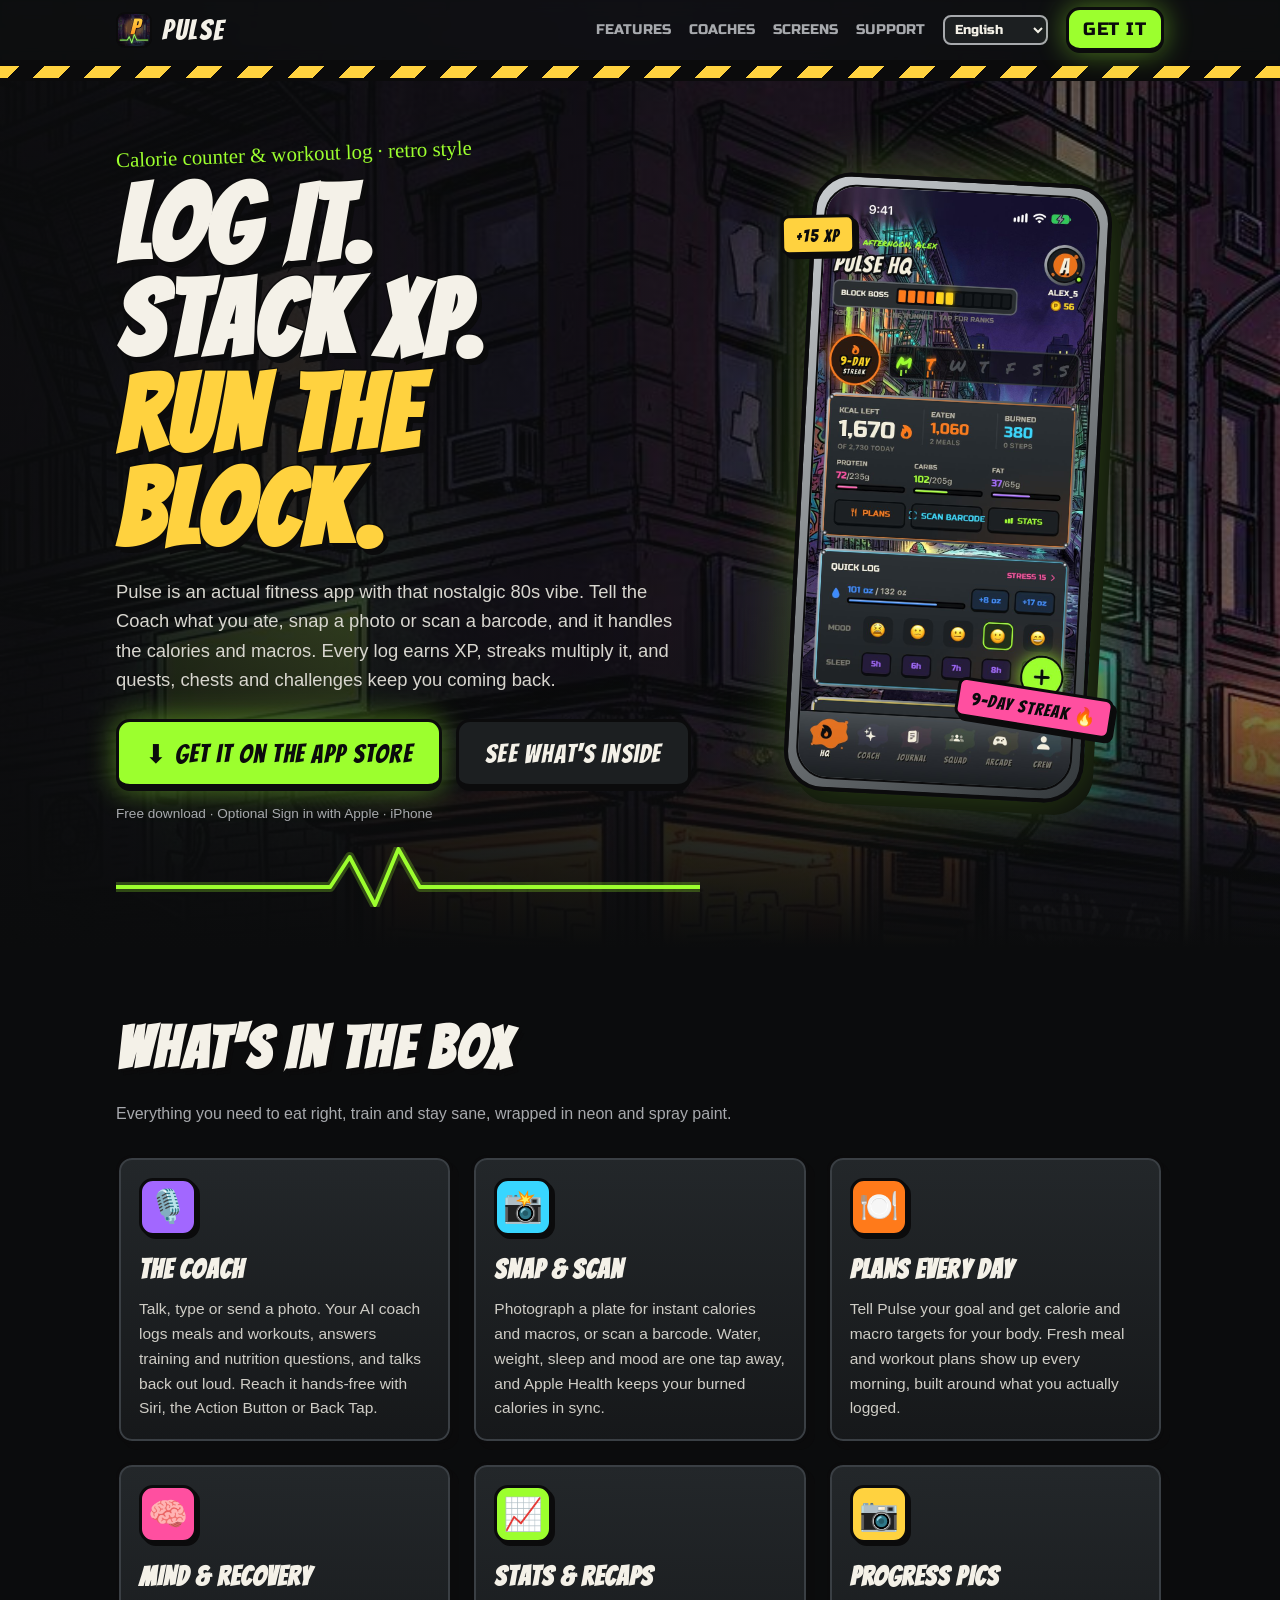
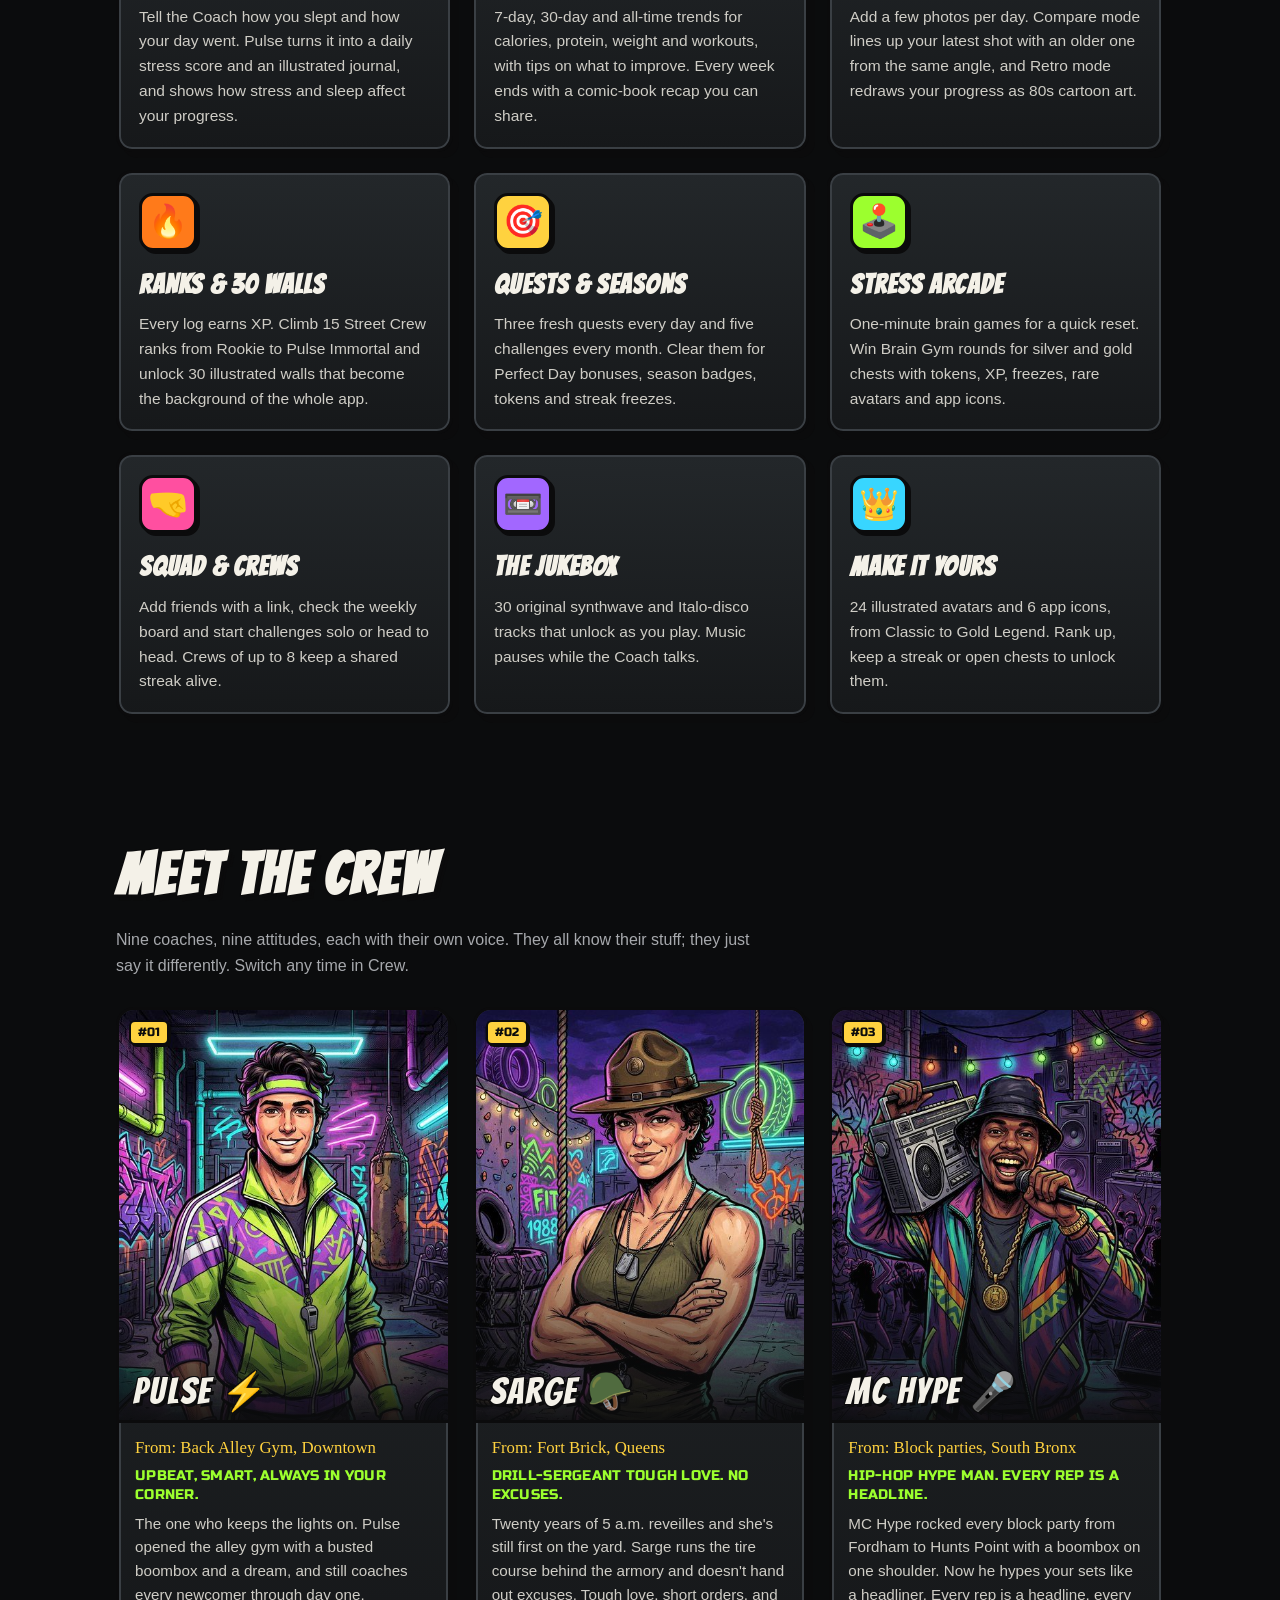
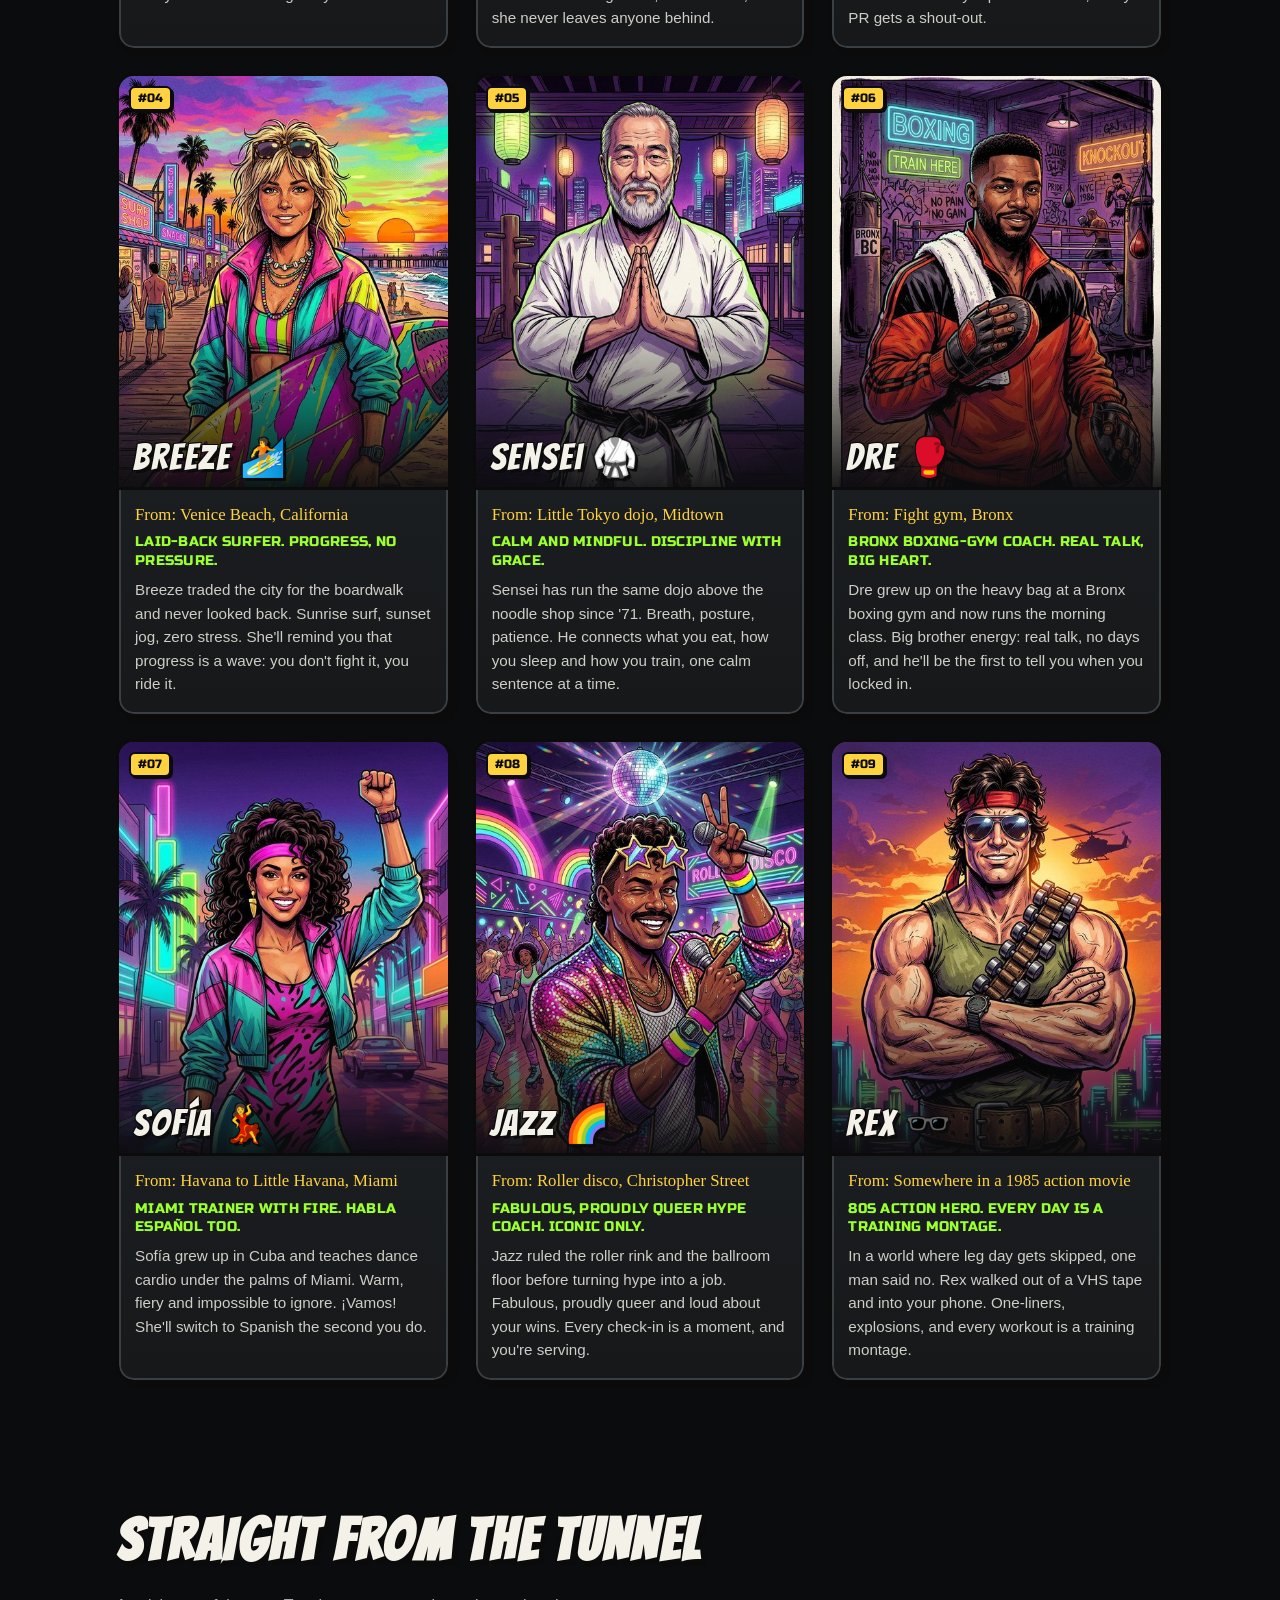
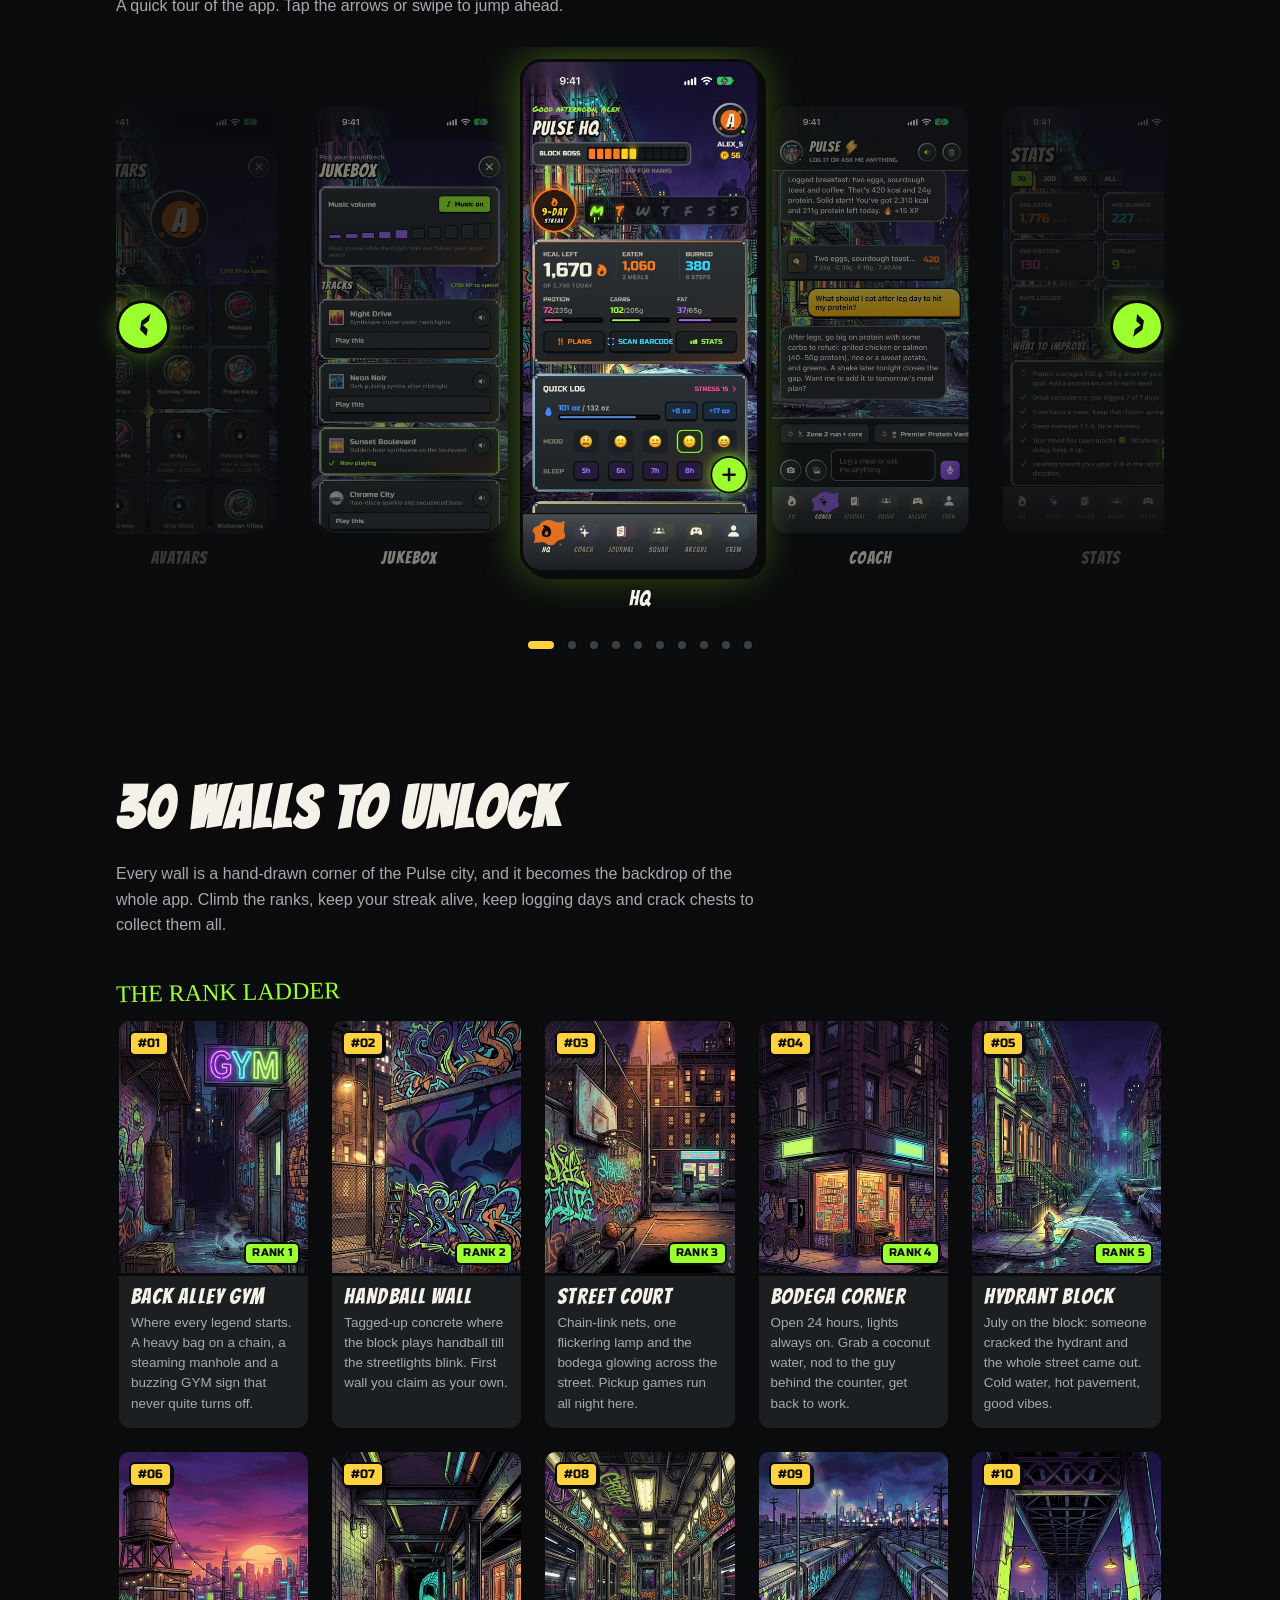
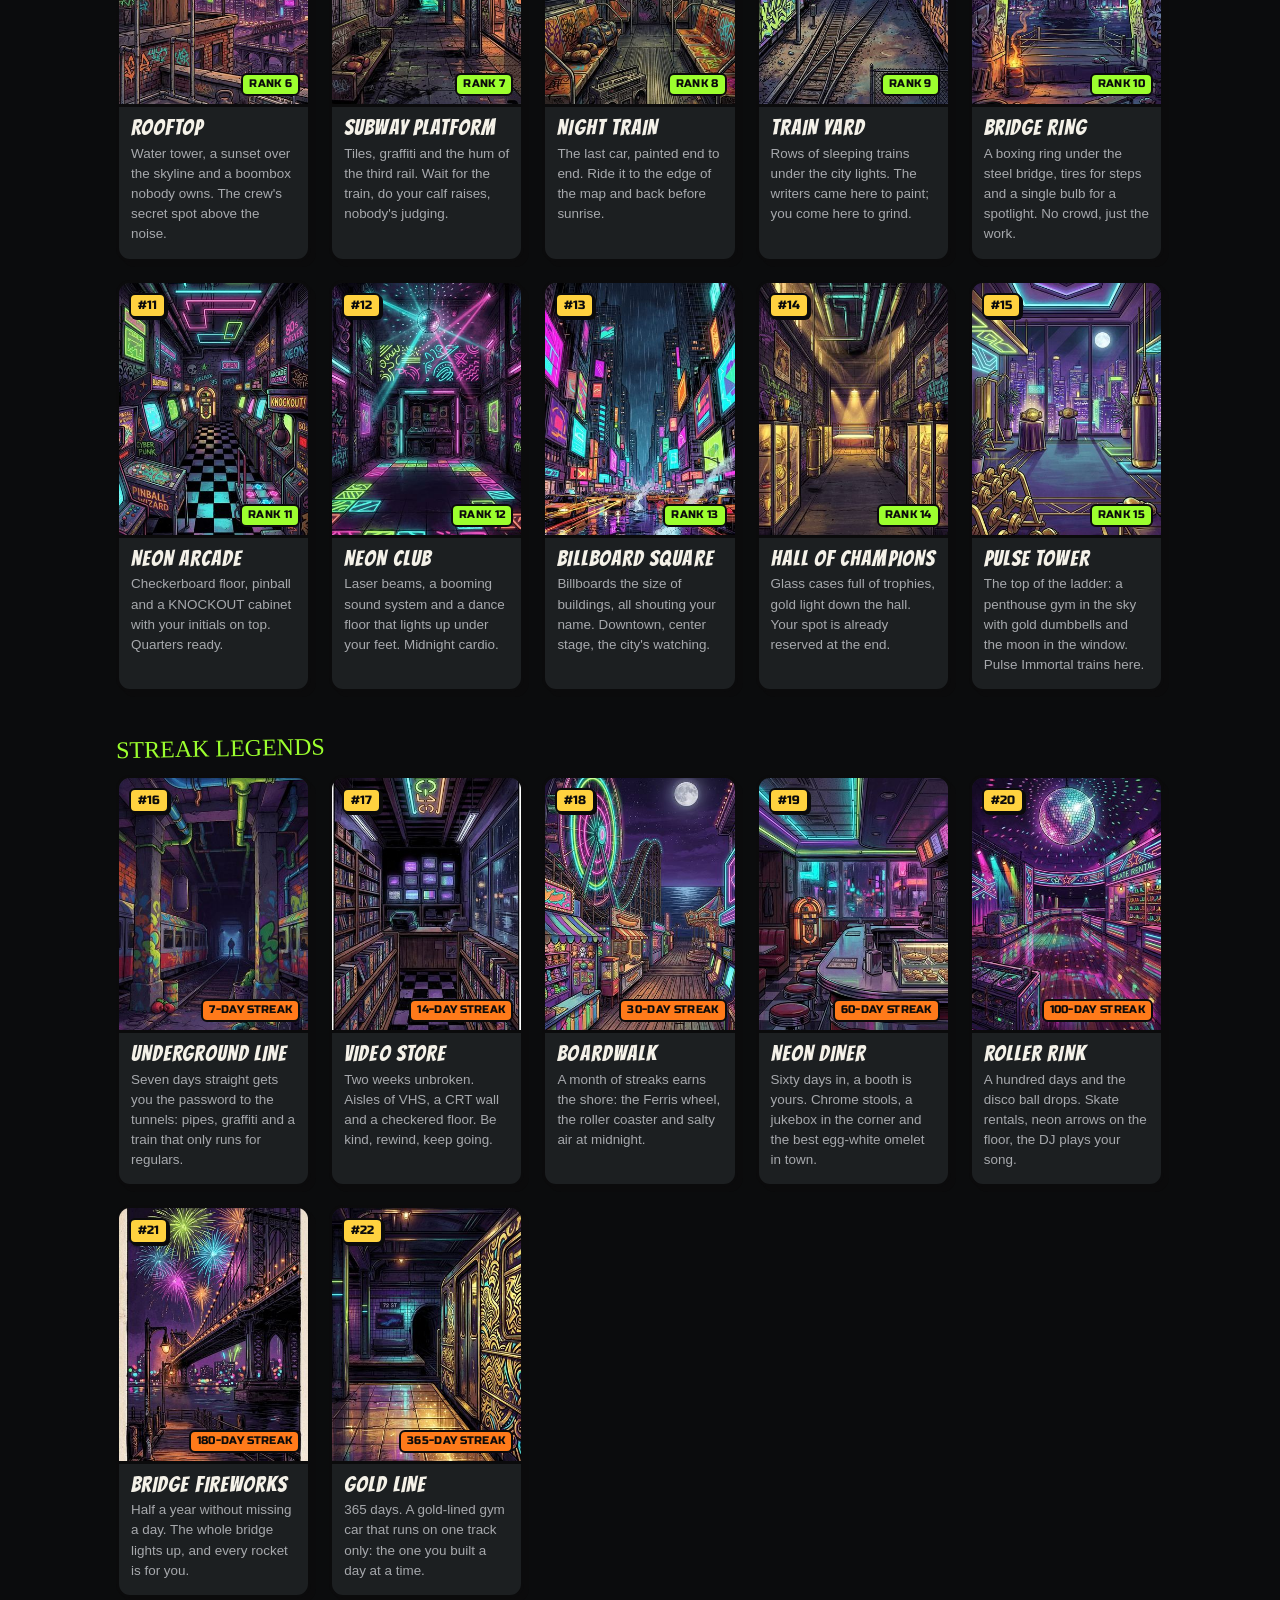
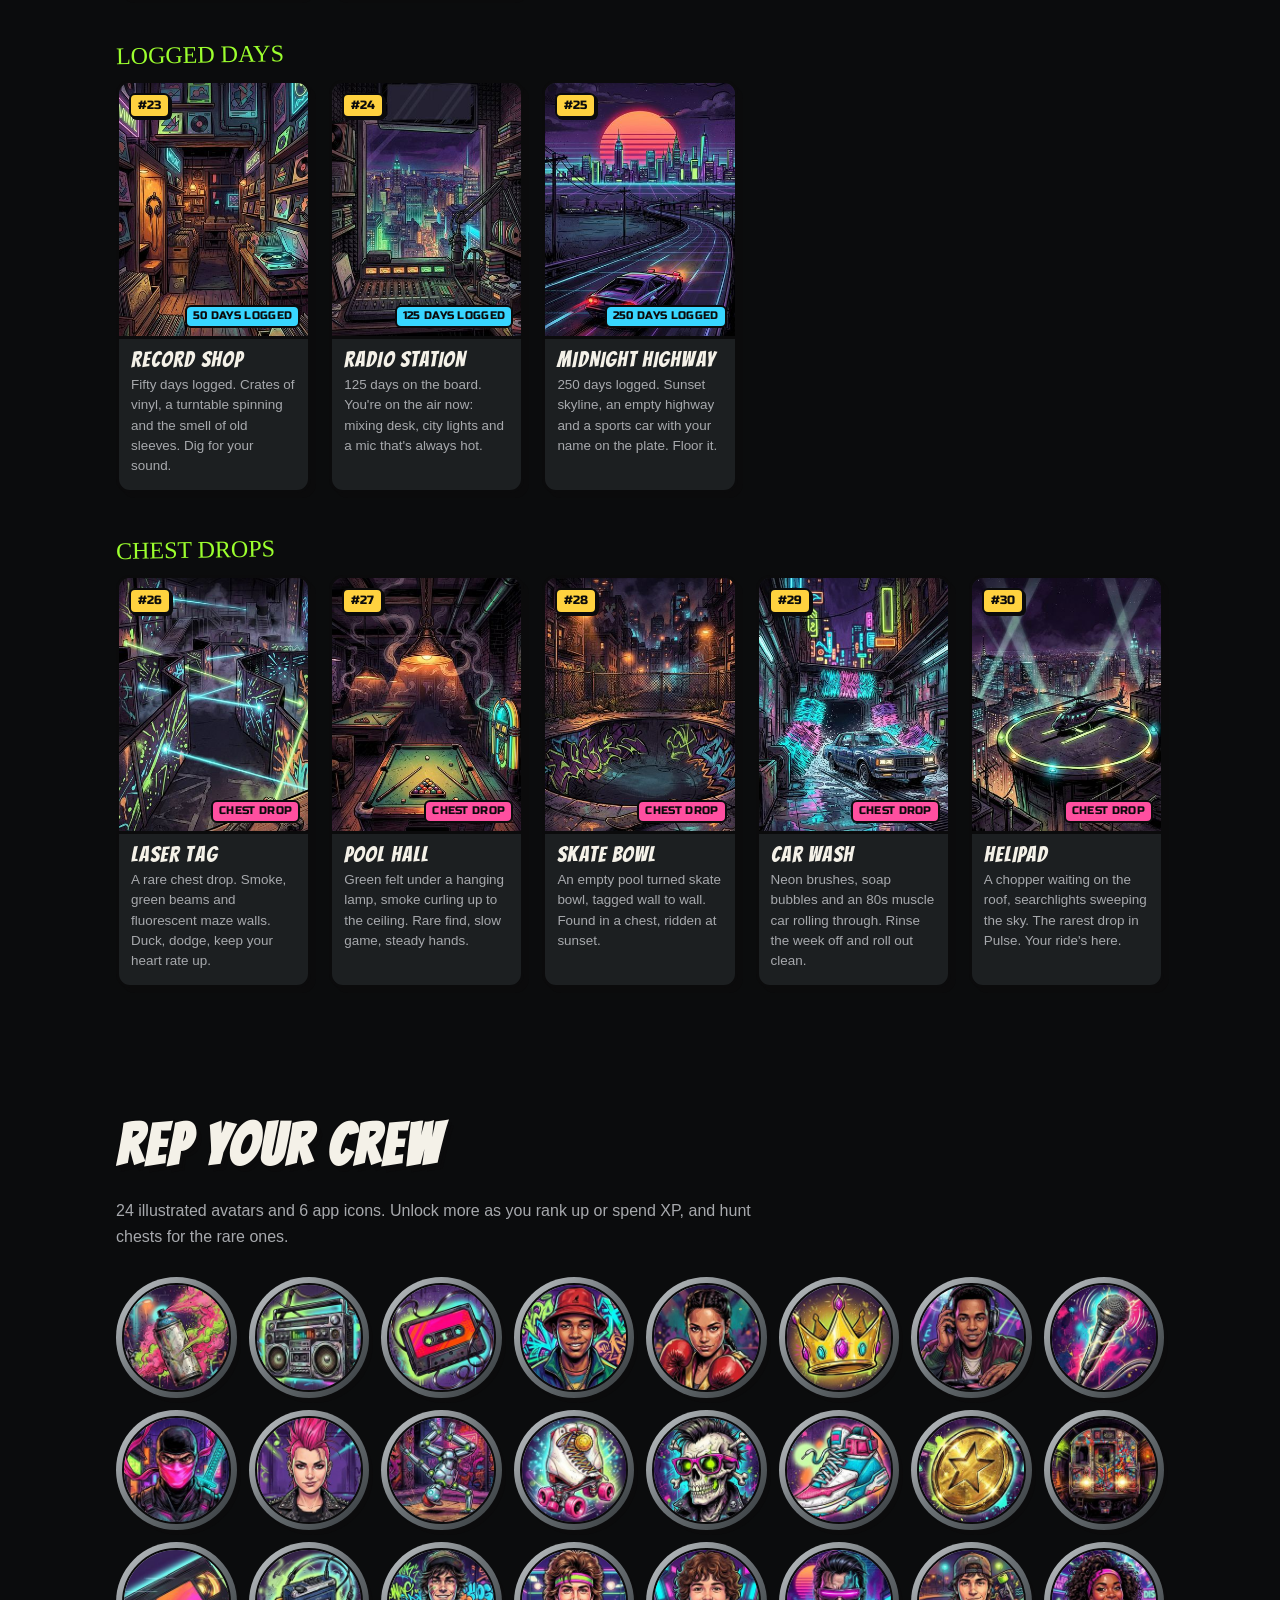
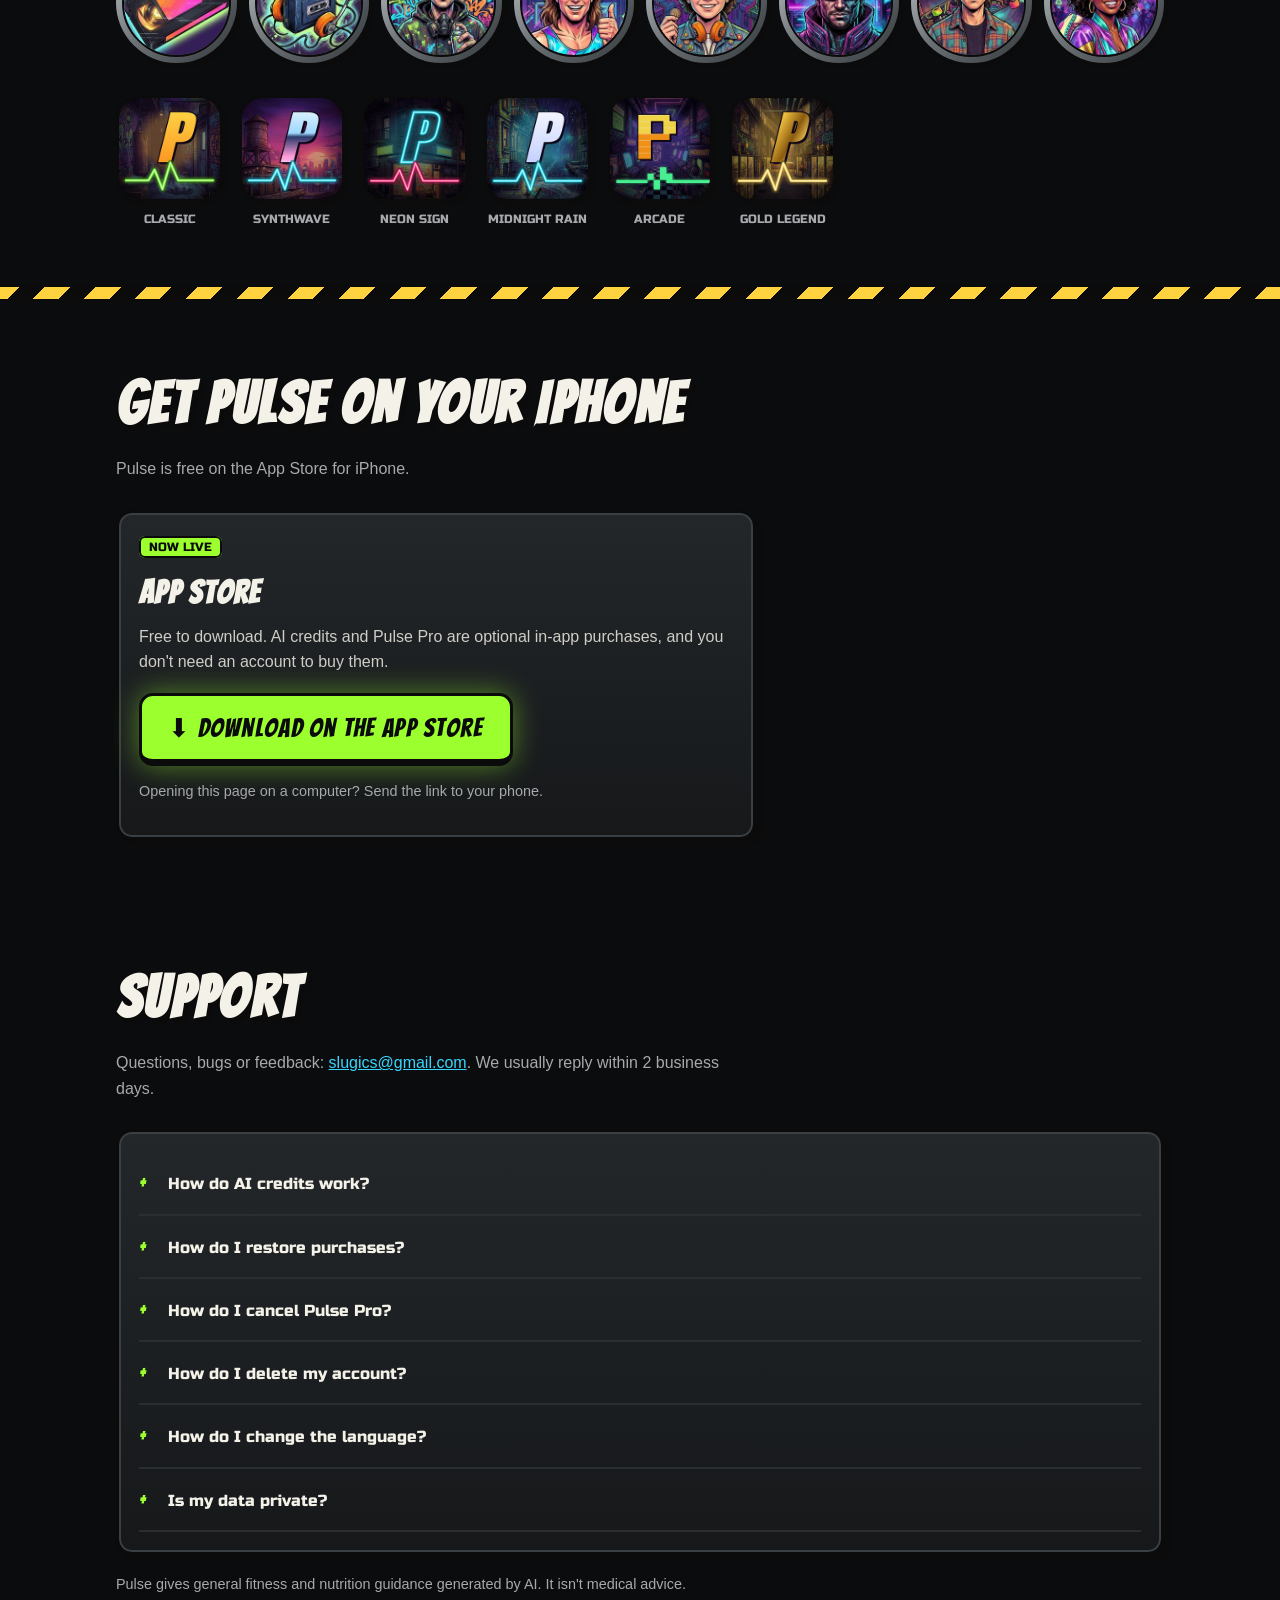
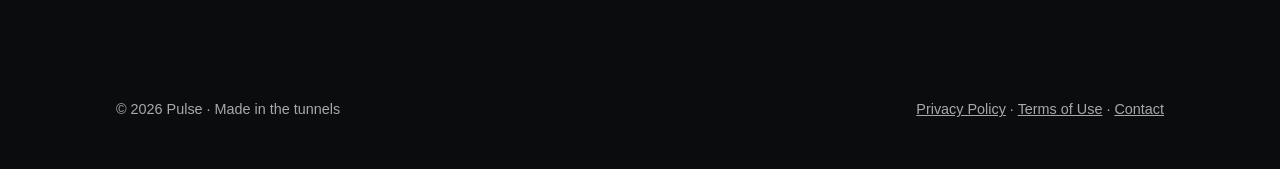
<file: index.html>
<!doctype html>
<html lang="en">
<head>
<meta charset="utf-8">
<meta name="viewport" content="width=device-width, initial-scale=1">
<title data-i18n="meta.title">Pulse: Retro Fitness Tracker</title>
<meta name="description" data-i18n-content="meta.desc" content="Pulse is a retro-style fitness tracker. Log meals, workouts, water and mood by talking, typing or snapping a photo. Count calories and macros, keep your streak, rank up and challenge your crew.">
<meta property="og:title" content="Pulse: Retro Fitness Tracker">
<meta property="og:description" content="Count calories, log workouts, keep your streak. A fitness tracker with an 80s retro style.">
<meta property="og:image" content="https://pulseretro.fit/img/icon.png">
<meta name="apple-itunes-app" content="app-id=6824666479">
<meta name="theme-color" content="#0b0c0d">
<link rel="icon" href="img/icon.png">
<link rel="apple-touch-icon" href="apple-touch-icon.png">
<link rel="preconnect" href="https://fonts.googleapis.com">
<link rel="preconnect" href="https://fonts.gstatic.com" crossorigin>
<link href="https://fonts.googleapis.com/css2?family=Bangers&family=Permanent+Marker&family=Russo+One&display=swap" rel="stylesheet">
<link rel="stylesheet" href="style.css?v=7">
<script src="analytics.js" defer></script></head>
<body>

<header class="top">
  <div class="wrap">
    <a class="brand" href="#"><img src="img/icon.png" alt=""><span>PULSE</span></a>
    <nav>
      <a href="#features" data-i18n="nav.features">Features</a>
      <a href="#coaches" data-i18n="nav.coaches">Coaches</a>
      <a href="#screens" data-i18n="nav.screens">Screens</a>
      <a href="#support" data-i18n="nav.support">Support</a>
      <select class="lang" aria-label="Language"></select>
      <a class="btn" href="https://apps.apple.com/app/id6824666479" data-i18n="nav.getIt">Get it</a>
    </nav>
  </div>
</header>

<div class="hazard"></div>

<section class="hero">
  <div class="hero-bg" aria-hidden="true"></div>
  <div class="wrap">
    <div>
      <span class="kicker" data-i18n="hero.kicker">Calorie counter &amp; workout log · retro style</span>
      <h1 class="outline" data-i18n-html="hero.title">LOG IT.<br>STACK XP.<br><span class="drip">RUN THE BLOCK.</span></h1>
      <p class="lead" data-i18n="hero.lead2">Pulse is an actual fitness app with that nostalgic 80s vibe. Tell the Coach what you ate, snap a photo or scan a barcode, and it handles the calories and macros. Every log earns XP, streaks multiply it, and quests, chests and challenges keep you coming back.</p>
      <div class="ctas">
        <a class="btn" href="https://apps.apple.com/app/id6824666479" data-i18n="hero.appStore">⬇ Get it on the App Store</a>
        <a class="btn ghost" href="#features" data-i18n="hero.see">See what's inside</a>
      </div>
      <p class="note" data-i18n="hero.note3">Free download · Optional Sign in with Apple · iPhone</p>
    </div>
    <div class="phone">
      <img src="img/shots/hq.jpg" alt="Pulse HQ screen: calories left, macros, a 9-day streak and the Block Boss rank" width="780" height="1696">
      <span class="sticker">+15 XP</span>
      <span class="sticker b" data-i18n="hero.streak9">9-DAY STREAK 🔥</span>
    </div>
  </div>
  <div class="wrap">
    <svg class="pulse-line" viewBox="0 0 600 60" preserveAspectRatio="none" aria-hidden="true">
      <path d="M0 40H220l20-30 26 48 24-56 22 38H600" fill="none" stroke="#9cff2e" stroke-width="10" stroke-linejoin="round" opacity="0.25"/>
      <path d="M0 40H220l20-30 26 48 24-56 22 38H600" fill="none" stroke="#9cff2e" stroke-width="4" stroke-linejoin="round"/>
    </svg>
  </div>
</section>

<section id="features">
  <div class="wrap">
    <h2 class="section-title outline" data-i18n="features.title">WHAT'S IN THE BOX</h2>
    <p class="section-sub" data-i18n="features.sub">Everything you need to eat right, train and stay sane, wrapped in neon and spray paint.</p>
    <div class="features">
      <div class="panel feature">
        <div class="icon" style="background:var(--violet)">🎙️</div>
        <h3 data-i18n="g1.t">THE COACH</h3>
        <p data-i18n="g1.p">Talk, type or send a photo. Your AI coach logs meals and workouts, answers training and nutrition questions, and talks back out loud. Reach it hands-free with Siri, the Action Button or Back Tap.</p>
      </div>
      <div class="panel feature">
        <div class="icon" style="background:var(--cyan)">📸</div>
        <h3 data-i18n="g2.t">SNAP &amp; SCAN</h3>
        <p data-i18n="g2.p">Photograph a plate for instant calories and macros, or scan a barcode. Water, weight, sleep and mood are one tap away, and Apple Health keeps your burned calories in sync.</p>
      </div>
      <div class="panel feature">
        <div class="icon" style="background:var(--orange)">🍽️</div>
        <h3 data-i18n="g3.t">PLANS EVERY DAY</h3>
        <p data-i18n="g3.p">Tell Pulse your goal and get calorie and macro targets for your body. Fresh meal and workout plans show up every morning, built around what you actually logged.</p>
      </div>
      <div class="panel feature">
        <div class="icon" style="background:var(--pink)">🧠</div>
        <h3 data-i18n="g4.t">MIND &amp; RECOVERY</h3>
        <p data-i18n="g4.p">Tell the Coach how you slept and how your day went. Pulse turns it into a daily stress score and an illustrated journal, and shows how stress and sleep affect your progress.</p>
      </div>
      <div class="panel feature">
        <div class="icon" style="background:var(--lime)">📈</div>
        <h3 data-i18n="g5.t">STATS &amp; RECAPS</h3>
        <p data-i18n="g5.p">7-day, 30-day and all-time trends for calories, protein, weight and workouts, with tips on what to improve. Every week ends with a comic-book recap you can share.</p>
      </div>
      <div class="panel feature">
        <div class="icon" style="background:var(--yellow)">📷</div>
        <h3 data-i18n="g6.t">PROGRESS PICS</h3>
        <p data-i18n="g6.p">Add a few photos per day. Compare mode lines up your latest shot with an older one from the same angle, and Retro mode redraws your progress as 80s cartoon art.</p>
      </div>
      <div class="panel feature">
        <div class="icon" style="background:var(--orange)">🔥</div>
        <h3 data-i18n="g7.t">RANKS &amp; 30 WALLS</h3>
        <p data-i18n="g7.p">Every log earns XP. Climb 15 Street Crew ranks from Rookie to Pulse Immortal and unlock 30 illustrated walls that become the background of the whole app.</p>
      </div>
      <div class="panel feature">
        <div class="icon" style="background:var(--yellow)">🎯</div>
        <h3 data-i18n="g8.t">QUESTS &amp; SEASONS</h3>
        <p data-i18n="g8.p">Three fresh quests every day and five challenges every month. Clear them for Perfect Day bonuses, season badges, tokens and streak freezes.</p>
      </div>
      <div class="panel feature">
        <div class="icon" style="background:var(--lime)">🕹️</div>
        <h3 data-i18n="g9.t">STRESS ARCADE</h3>
        <p data-i18n="g9.p">One-minute brain games for a quick reset. Win Brain Gym rounds for silver and gold chests with tokens, XP, freezes, rare avatars and app icons.</p>
      </div>
      <div class="panel feature">
        <div class="icon" style="background:var(--pink)">🤜</div>
        <h3 data-i18n="g10.t">SQUAD &amp; CREWS</h3>
        <p data-i18n="g10.p">Add friends with a link, check the weekly board and start challenges solo or head to head. Crews of up to 8 keep a shared streak alive.</p>
      </div>
      <div class="panel feature">
        <div class="icon" style="background:var(--violet)">📼</div>
        <h3 data-i18n="g11.t">THE JUKEBOX</h3>
        <p data-i18n="g11.p">30 original synthwave and Italo-disco tracks that unlock as you play. Music pauses while the Coach talks.</p>
      </div>
      <div class="panel feature">
        <div class="icon" style="background:var(--cyan)">👑</div>
        <h3 data-i18n="g12.t">MAKE IT YOURS</h3>
        <p data-i18n="g12.p">24 illustrated avatars and 6 app icons, from Classic to Gold Legend. Rank up, keep a streak or open chests to unlock them.</p>
      </div>
    </div>
  </div>
</section>

<section id="coaches">
  <div class="wrap">
    <h2 class="section-title outline" data-i18n="coaches.title">MEET THE CREW</h2>
    <p class="section-sub" data-i18n="coaches.sub2">Nine coaches, nine attitudes, each with their own voice. They all know their stuff; they just say it differently. Switch any time in Crew.</p>
    <div class="coaches">
      <article class="coach-card">
        <div class="coach-art"><img src="img/coaches/pulse.jpg" alt="Pulse" loading="lazy" width="480" height="642"><span class="coach-no">#01</span><h3>Pulse <span aria-hidden="true">⚡</span></h3></div>
        <div class="coach-body">
          <p class="coach-from"><span data-i18n="coach.from">From</span>: <span data-i18n="coach.pulse.from">Back Alley Gym, Downtown</span></p>
          <p class="coach-tag" data-i18n="coach.pulse">Upbeat, smart, always in your corner.</p>
          <p class="coach-bio" data-i18n="coach.pulse.bio">The one who keeps the lights on. Pulse opened the alley gym with a busted boombox and a dream, and still coaches every newcomer through day one.</p>
        </div>
      </article>
      <article class="coach-card">
        <div class="coach-art"><img src="img/coaches/sarge.jpg" alt="Sarge" loading="lazy" width="480" height="642"><span class="coach-no">#02</span><h3>Sarge <span aria-hidden="true">🪖</span></h3></div>
        <div class="coach-body">
          <p class="coach-from"><span data-i18n="coach.from">From</span>: <span data-i18n="coach.sarge.from">Fort Brick, Queens</span></p>
          <p class="coach-tag" data-i18n="coach.sarge">Drill-sergeant tough love. No excuses.</p>
          <p class="coach-bio" data-i18n="coach.sarge.bio">Twenty years of 5 a.m. reveilles and she's still first on the yard. Sarge runs the tire course behind the armory and doesn't hand out excuses. Tough love, short orders, and she never leaves anyone behind.</p>
        </div>
      </article>
      <article class="coach-card">
        <div class="coach-art"><img src="img/coaches/hype.jpg" alt="MC Hype" loading="lazy" width="480" height="642"><span class="coach-no">#03</span><h3>MC Hype <span aria-hidden="true">🎤</span></h3></div>
        <div class="coach-body">
          <p class="coach-from"><span data-i18n="coach.from">From</span>: <span data-i18n="coach.hype.from">Block parties, South Bronx</span></p>
          <p class="coach-tag" data-i18n="coach.hype">Hip-hop hype man. Every rep is a headline.</p>
          <p class="coach-bio" data-i18n="coach.hype.bio">MC Hype rocked every block party from Fordham to Hunts Point with a boombox on one shoulder. Now he hypes your sets like a headliner. Every rep is a headline, every PR gets a shout-out.</p>
        </div>
      </article>
      <article class="coach-card">
        <div class="coach-art"><img src="img/coaches/breeze.jpg" alt="Breeze" loading="lazy" width="480" height="642"><span class="coach-no">#04</span><h3>Breeze <span aria-hidden="true">🏄</span></h3></div>
        <div class="coach-body">
          <p class="coach-from"><span data-i18n="coach.from">From</span>: <span data-i18n="coach.breeze.from">Venice Beach, California</span></p>
          <p class="coach-tag" data-i18n="coach.breeze">Laid-back surfer. Progress, no pressure.</p>
          <p class="coach-bio" data-i18n="coach.breeze.bio">Breeze traded the city for the boardwalk and never looked back. Sunrise surf, sunset jog, zero stress. She'll remind you that progress is a wave: you don't fight it, you ride it.</p>
        </div>
      </article>
      <article class="coach-card">
        <div class="coach-art"><img src="img/coaches/sensei.jpg" alt="Sensei" loading="lazy" width="480" height="642"><span class="coach-no">#05</span><h3>Sensei <span aria-hidden="true">🥋</span></h3></div>
        <div class="coach-body">
          <p class="coach-from"><span data-i18n="coach.from">From</span>: <span data-i18n="coach.sensei.from">Little Tokyo dojo, Midtown</span></p>
          <p class="coach-tag" data-i18n="coach.sensei">Calm and mindful. Discipline with grace.</p>
          <p class="coach-bio" data-i18n="coach.sensei.bio">Sensei has run the same dojo above the noodle shop since '71. Breath, posture, patience. He connects what you eat, how you sleep and how you train, one calm sentence at a time.</p>
        </div>
      </article>
      <article class="coach-card">
        <div class="coach-art"><img src="img/coaches/dre.jpg" alt="Dre" loading="lazy" width="480" height="642"><span class="coach-no">#06</span><h3>Dre <span aria-hidden="true">🥊</span></h3></div>
        <div class="coach-body">
          <p class="coach-from"><span data-i18n="coach.from">From</span>: <span data-i18n="coach.dre.from">Fight gym, Bronx</span></p>
          <p class="coach-tag" data-i18n="coach.dre">Bronx boxing-gym coach. Real talk, big heart.</p>
          <p class="coach-bio" data-i18n="coach.dre.bio">Dre grew up on the heavy bag at a Bronx boxing gym and now runs the morning class. Big brother energy: real talk, no days off, and he'll be the first to tell you when you locked in.</p>
        </div>
      </article>
      <article class="coach-card">
        <div class="coach-art"><img src="img/coaches/sofia.jpg" alt="Sofía" loading="lazy" width="480" height="642"><span class="coach-no">#07</span><h3>Sofía <span aria-hidden="true">💃</span></h3></div>
        <div class="coach-body">
          <p class="coach-from"><span data-i18n="coach.from">From</span>: <span data-i18n="coach.sofia.from">Havana to Little Havana, Miami</span></p>
          <p class="coach-tag" data-i18n="coach.sofia">Miami trainer with fire. Habla español too.</p>
          <p class="coach-bio" data-i18n="coach.sofia.bio">Sofía grew up in Cuba and teaches dance cardio under the palms of Miami. Warm, fiery and impossible to ignore. ¡Vamos! She'll switch to Spanish the second you do.</p>
        </div>
      </article>
      <article class="coach-card">
        <div class="coach-art"><img src="img/coaches/jazz.jpg" alt="Jazz" loading="lazy" width="480" height="642"><span class="coach-no">#08</span><h3>Jazz <span aria-hidden="true">🌈</span></h3></div>
        <div class="coach-body">
          <p class="coach-from"><span data-i18n="coach.from">From</span>: <span data-i18n="coach.jazz.from">Roller disco, Christopher Street</span></p>
          <p class="coach-tag" data-i18n="coach.jazz">Fabulous, proudly queer hype coach. Iconic only.</p>
          <p class="coach-bio" data-i18n="coach.jazz.bio">Jazz ruled the roller rink and the ballroom floor before turning hype into a job. Fabulous, proudly queer and loud about your wins. Every check-in is a moment, and you're serving.</p>
        </div>
      </article>
      <article class="coach-card">
        <div class="coach-art"><img src="img/coaches/rex.jpg" alt="Rex" loading="lazy" width="480" height="642"><span class="coach-no">#09</span><h3>Rex <span aria-hidden="true">🕶️</span></h3></div>
        <div class="coach-body">
          <p class="coach-from"><span data-i18n="coach.from">From</span>: <span data-i18n="coach.rex.from">Somewhere in a 1985 action movie</span></p>
          <p class="coach-tag" data-i18n="coach.rex">80s action hero. Every day is a training montage.</p>
          <p class="coach-bio" data-i18n="coach.rex.bio">In a world where leg day gets skipped, one man said no. Rex walked out of a VHS tape and into your phone. One-liners, explosions, and every workout is a training montage.</p>
        </div>
      </article>
    </div>
  </div>
</section>

<section id="screens">
  <div class="wrap">
    <h2 class="section-title outline" data-i18n="screens.title">STRAIGHT FROM THE TUNNEL</h2>
    <p class="section-sub" data-i18n="screens.sub">A quick tour of the app. Tap the arrows or swipe to jump ahead.</p>
    <div class="shots" aria-roledescription="carousel" aria-label="App screenshots">
      <button class="arrow prev" type="button" aria-label="Previous screen" data-i18n-aria="screens.prev">‹</button>
      <div class="viewport">
        <div class="track">
      <figure><img src="img/shots/hq.jpg" alt="HQ: calories left, macros, streak and rank" loading="lazy" width="780" height="1696"><figcaption>HQ</figcaption></figure>
      <figure><img src="img/shots/coach.jpg" alt="Coach: log meals by voice and ask questions" loading="lazy" width="780" height="1696"><figcaption>COACH</figcaption></figure>
      <figure><img src="img/shots/stats.jpg" alt="Stats: weekly averages and what to improve" loading="lazy" width="780" height="1696"><figcaption data-i18n="cap.stats">STATS</figcaption></figure>
      <figure><img src="img/shots/recap.jpg" alt="Weekly recap in comic-book style" loading="lazy" width="780" height="1696"><figcaption data-i18n="cap.recap">RECAP</figcaption></figure>
      <figure><img src="img/shots/ranks.jpg" alt="Crew Ranks: the 15-rank ladder and its walls" loading="lazy" width="780" height="1696"><figcaption data-i18n="cap.ranks">RANKS</figcaption></figure>
      <figure><img src="img/shots/wall-unlock.jpg" alt="A new wall unlocked" loading="lazy" width="780" height="1696"><figcaption data-i18n="cap.walls">WALLS</figcaption></figure>
      <figure><img src="img/shots/arcade.jpg" alt="Stress Arcade: chests and brain games" loading="lazy" width="780" height="1696"><figcaption>ARCADE</figcaption></figure>
      <figure><img src="img/shots/season.jpg" alt="Monthly season challenges" loading="lazy" width="780" height="1696"><figcaption data-i18n="cap.season">SEASON</figcaption></figure>
      <figure><img src="img/shots/avatars.jpg" alt="Pick your avatar" loading="lazy" width="780" height="1696"><figcaption data-i18n="cap.avatars">AVATARS</figcaption></figure>
      <figure><img src="img/shots/jukebox.jpg" alt="The jukebox: original synthwave tracks" loading="lazy" width="780" height="1696"><figcaption data-i18n="cap.jukebox">JUKEBOX</figcaption></figure>
        </div>
      </div>
      <button class="arrow next" type="button" aria-label="Next screen" data-i18n-aria="screens.next">›</button>
      <div class="dots" role="tablist" aria-label="Choose a screen"></div>
    </div>
  </div>
</section>

<section id="walls">
  <div class="wrap">
    <h2 class="section-title outline" data-i18n="walls.title">30 WALLS TO UNLOCK</h2>
    <p class="section-sub" data-i18n="walls.sub2">Every wall is a hand-drawn corner of the Pulse city, and it becomes the backdrop of the whole app. Climb the ranks, keep your streak alive, keep logging days and crack chests to collect them all.</p>
    <h3 class="wall-group" data-i18n="walls.groupRank">THE RANK LADDER</h3>
    <div class="walls">
      <article class="wall-card">
        <div class="wall-art"><img src="img/walls/alley.jpg" alt="" loading="lazy" width="360" height="645"><span class="wall-no">#01</span><span class="wall-unlock rank" data-unlock="rank" data-n="1">RANK 1</span></div>
        <h4 data-i18n="wall.alley.n">BACK ALLEY GYM</h4>
        <p data-i18n="wall.alley.s">Where every legend starts. A heavy bag on a chain, a steaming manhole and a buzzing GYM sign that never quite turns off.</p>
      </article>
      <article class="wall-card">
        <div class="wall-art"><img src="img/walls/handball.jpg" alt="" loading="lazy" width="360" height="645"><span class="wall-no">#02</span><span class="wall-unlock rank" data-unlock="rank" data-n="2">RANK 2</span></div>
        <h4 data-i18n="wall.handball.n">HANDBALL WALL</h4>
        <p data-i18n="wall.handball.s">Tagged-up concrete where the block plays handball till the streetlights blink. First wall you claim as your own.</p>
      </article>
      <article class="wall-card">
        <div class="wall-art"><img src="img/walls/court.jpg" alt="" loading="lazy" width="360" height="645"><span class="wall-no">#03</span><span class="wall-unlock rank" data-unlock="rank" data-n="3">RANK 3</span></div>
        <h4 data-i18n="wall.court.n">STREET COURT</h4>
        <p data-i18n="wall.court.s">Chain-link nets, one flickering lamp and the bodega glowing across the street. Pickup games run all night here.</p>
      </article>
      <article class="wall-card">
        <div class="wall-art"><img src="img/walls/bodega.jpg" alt="" loading="lazy" width="360" height="645"><span class="wall-no">#04</span><span class="wall-unlock rank" data-unlock="rank" data-n="4">RANK 4</span></div>
        <h4 data-i18n="wall.bodega.n">BODEGA CORNER</h4>
        <p data-i18n="wall.bodega.s">Open 24 hours, lights always on. Grab a coconut water, nod to the guy behind the counter, get back to work.</p>
      </article>
      <article class="wall-card">
        <div class="wall-art"><img src="img/walls/hydrant.jpg" alt="" loading="lazy" width="360" height="645"><span class="wall-no">#05</span><span class="wall-unlock rank" data-unlock="rank" data-n="5">RANK 5</span></div>
        <h4 data-i18n="wall.hydrant.n">HYDRANT BLOCK</h4>
        <p data-i18n="wall.hydrant.s">July on the block: someone cracked the hydrant and the whole street came out. Cold water, hot pavement, good vibes.</p>
      </article>
      <article class="wall-card">
        <div class="wall-art"><img src="img/walls/rooftop.jpg" alt="" loading="lazy" width="360" height="645"><span class="wall-no">#06</span><span class="wall-unlock rank" data-unlock="rank" data-n="6">RANK 6</span></div>
        <h4 data-i18n="wall.rooftop.n">ROOFTOP</h4>
        <p data-i18n="wall.rooftop.s">Water tower, a sunset over the skyline and a boombox nobody owns. The crew's secret spot above the noise.</p>
      </article>
      <article class="wall-card">
        <div class="wall-art"><img src="img/walls/platform.jpg" alt="" loading="lazy" width="360" height="645"><span class="wall-no">#07</span><span class="wall-unlock rank" data-unlock="rank" data-n="7">RANK 7</span></div>
        <h4 data-i18n="wall.platform.n">SUBWAY PLATFORM</h4>
        <p data-i18n="wall.platform.s">Tiles, graffiti and the hum of the third rail. Wait for the train, do your calf raises, nobody's judging.</p>
      </article>
      <article class="wall-card">
        <div class="wall-art"><img src="img/walls/night-train.jpg" alt="" loading="lazy" width="360" height="645"><span class="wall-no">#08</span><span class="wall-unlock rank" data-unlock="rank" data-n="8">RANK 8</span></div>
        <h4 data-i18n="wall.nightTrain.n">NIGHT TRAIN</h4>
        <p data-i18n="wall.nightTrain.s">The last car, painted end to end. Ride it to the edge of the map and back before sunrise.</p>
      </article>
      <article class="wall-card">
        <div class="wall-art"><img src="img/walls/yard.jpg" alt="" loading="lazy" width="360" height="645"><span class="wall-no">#09</span><span class="wall-unlock rank" data-unlock="rank" data-n="9">RANK 9</span></div>
        <h4 data-i18n="wall.yard.n">TRAIN YARD</h4>
        <p data-i18n="wall.yard.s">Rows of sleeping trains under the city lights. The writers came here to paint; you come here to grind.</p>
      </article>
      <article class="wall-card">
        <div class="wall-art"><img src="img/walls/bridge.jpg" alt="" loading="lazy" width="360" height="645"><span class="wall-no">#10</span><span class="wall-unlock rank" data-unlock="rank" data-n="10">RANK 10</span></div>
        <h4 data-i18n="wall.bridge.n">BRIDGE RING</h4>
        <p data-i18n="wall.bridge.s">A boxing ring under the steel bridge, tires for steps and a single bulb for a spotlight. No crowd, just the work.</p>
      </article>
      <article class="wall-card">
        <div class="wall-art"><img src="img/walls/arcade.jpg" alt="" loading="lazy" width="360" height="645"><span class="wall-no">#11</span><span class="wall-unlock rank" data-unlock="rank" data-n="11">RANK 11</span></div>
        <h4 data-i18n="wall.arcade.n">NEON ARCADE</h4>
        <p data-i18n="wall.arcade.s">Checkerboard floor, pinball and a KNOCKOUT cabinet with your initials on top. Quarters ready.</p>
      </article>
      <article class="wall-card">
        <div class="wall-art"><img src="img/walls/club.jpg" alt="" loading="lazy" width="360" height="645"><span class="wall-no">#12</span><span class="wall-unlock rank" data-unlock="rank" data-n="12">RANK 12</span></div>
        <h4 data-i18n="wall.club.n">NEON CLUB</h4>
        <p data-i18n="wall.club.s">Laser beams, a booming sound system and a dance floor that lights up under your feet. Midnight cardio.</p>
      </article>
      <article class="wall-card">
        <div class="wall-art"><img src="img/walls/square.jpg" alt="" loading="lazy" width="360" height="645"><span class="wall-no">#13</span><span class="wall-unlock rank" data-unlock="rank" data-n="13">RANK 13</span></div>
        <h4 data-i18n="wall.square.n">BILLBOARD SQUARE</h4>
        <p data-i18n="wall.square.s">Billboards the size of buildings, all shouting your name. Downtown, center stage, the city's watching.</p>
      </article>
      <article class="wall-card">
        <div class="wall-art"><img src="img/walls/hall.jpg" alt="" loading="lazy" width="360" height="645"><span class="wall-no">#14</span><span class="wall-unlock rank" data-unlock="rank" data-n="14">RANK 14</span></div>
        <h4 data-i18n="wall.hall.n">HALL OF CHAMPIONS</h4>
        <p data-i18n="wall.hall.s">Glass cases full of trophies, gold light down the hall. Your spot is already reserved at the end.</p>
      </article>
      <article class="wall-card">
        <div class="wall-art"><img src="img/walls/tower.jpg" alt="" loading="lazy" width="360" height="645"><span class="wall-no">#15</span><span class="wall-unlock rank" data-unlock="rank" data-n="15">RANK 15</span></div>
        <h4 data-i18n="wall.tower.n">PULSE TOWER</h4>
        <p data-i18n="wall.tower.s">The top of the ladder: a penthouse gym in the sky with gold dumbbells and the moon in the window. Pulse Immortal trains here.</p>
      </article>
    </div>
    <h3 class="wall-group" data-i18n="walls.groupStreak">STREAK LEGENDS</h3>
    <div class="walls">
      <article class="wall-card">
        <div class="wall-art"><img src="img/walls/underground.jpg" alt="" loading="lazy" width="360" height="645"><span class="wall-no">#16</span><span class="wall-unlock streak" data-unlock="streak" data-n="7">7-DAY STREAK</span></div>
        <h4 data-i18n="wall.underground.n">UNDERGROUND LINE</h4>
        <p data-i18n="wall.underground.s">Seven days straight gets you the password to the tunnels: pipes, graffiti and a train that only runs for regulars.</p>
      </article>
      <article class="wall-card">
        <div class="wall-art"><img src="img/walls/video.jpg" alt="" loading="lazy" width="360" height="645"><span class="wall-no">#17</span><span class="wall-unlock streak" data-unlock="streak" data-n="14">14-DAY STREAK</span></div>
        <h4 data-i18n="wall.video.n">VIDEO STORE</h4>
        <p data-i18n="wall.video.s">Two weeks unbroken. Aisles of VHS, a CRT wall and a checkered floor. Be kind, rewind, keep going.</p>
      </article>
      <article class="wall-card">
        <div class="wall-art"><img src="img/walls/boardwalk.jpg" alt="" loading="lazy" width="360" height="645"><span class="wall-no">#18</span><span class="wall-unlock streak" data-unlock="streak" data-n="30">30-DAY STREAK</span></div>
        <h4 data-i18n="wall.boardwalk.n">BOARDWALK</h4>
        <p data-i18n="wall.boardwalk.s">A month of streaks earns the shore: the Ferris wheel, the roller coaster and salty air at midnight.</p>
      </article>
      <article class="wall-card">
        <div class="wall-art"><img src="img/walls/diner.jpg" alt="" loading="lazy" width="360" height="645"><span class="wall-no">#19</span><span class="wall-unlock streak" data-unlock="streak" data-n="60">60-DAY STREAK</span></div>
        <h4 data-i18n="wall.diner.n">NEON DINER</h4>
        <p data-i18n="wall.diner.s">Sixty days in, a booth is yours. Chrome stools, a jukebox in the corner and the best egg-white omelet in town.</p>
      </article>
      <article class="wall-card">
        <div class="wall-art"><img src="img/walls/rink.jpg" alt="" loading="lazy" width="360" height="645"><span class="wall-no">#20</span><span class="wall-unlock streak" data-unlock="streak" data-n="100">100-DAY STREAK</span></div>
        <h4 data-i18n="wall.rink.n">ROLLER RINK</h4>
        <p data-i18n="wall.rink.s">A hundred days and the disco ball drops. Skate rentals, neon arrows on the floor, the DJ plays your song.</p>
      </article>
      <article class="wall-card">
        <div class="wall-art"><img src="img/walls/fireworks.jpg" alt="" loading="lazy" width="360" height="645"><span class="wall-no">#21</span><span class="wall-unlock streak" data-unlock="streak" data-n="180">180-DAY STREAK</span></div>
        <h4 data-i18n="wall.fireworks.n">BRIDGE FIREWORKS</h4>
        <p data-i18n="wall.fireworks.s">Half a year without missing a day. The whole bridge lights up, and every rocket is for you.</p>
      </article>
      <article class="wall-card">
        <div class="wall-art"><img src="img/walls/gold-line.jpg" alt="" loading="lazy" width="360" height="645"><span class="wall-no">#22</span><span class="wall-unlock streak" data-unlock="streak" data-n="365">365-DAY STREAK</span></div>
        <h4 data-i18n="wall.goldLine.n">GOLD LINE</h4>
        <p data-i18n="wall.goldLine.s">365 days. A gold-lined gym car that runs on one track only: the one you built a day at a time.</p>
      </article>
    </div>
    <h3 class="wall-group" data-i18n="walls.groupDays">LOGGED DAYS</h3>
    <div class="walls">
      <article class="wall-card">
        <div class="wall-art"><img src="img/walls/records.jpg" alt="" loading="lazy" width="360" height="645"><span class="wall-no">#23</span><span class="wall-unlock days" data-unlock="days" data-n="50">50 DAYS LOGGED</span></div>
        <h4 data-i18n="wall.records.n">RECORD SHOP</h4>
        <p data-i18n="wall.records.s">Fifty days logged. Crates of vinyl, a turntable spinning and the smell of old sleeves. Dig for your sound.</p>
      </article>
      <article class="wall-card">
        <div class="wall-art"><img src="img/walls/radio.jpg" alt="" loading="lazy" width="360" height="645"><span class="wall-no">#24</span><span class="wall-unlock days" data-unlock="days" data-n="125">125 DAYS LOGGED</span></div>
        <h4 data-i18n="wall.radio.n">RADIO STATION</h4>
        <p data-i18n="wall.radio.s">125 days on the board. You're on the air now: mixing desk, city lights and a mic that's always hot.</p>
      </article>
      <article class="wall-card">
        <div class="wall-art"><img src="img/walls/highway.jpg" alt="" loading="lazy" width="360" height="645"><span class="wall-no">#25</span><span class="wall-unlock days" data-unlock="days" data-n="250">250 DAYS LOGGED</span></div>
        <h4 data-i18n="wall.highway.n">MIDNIGHT HIGHWAY</h4>
        <p data-i18n="wall.highway.s">250 days logged. Sunset skyline, an empty highway and a sports car with your name on the plate. Floor it.</p>
      </article>
    </div>
    <h3 class="wall-group" data-i18n="walls.groupChest">CHEST DROPS</h3>
    <div class="walls">
      <article class="wall-card">
        <div class="wall-art"><img src="img/walls/laser.jpg" alt="" loading="lazy" width="360" height="645"><span class="wall-no">#26</span><span class="wall-unlock chest" data-unlock="chest">CHEST DROP</span></div>
        <h4 data-i18n="wall.laser.n">LASER TAG</h4>
        <p data-i18n="wall.laser.s">A rare chest drop. Smoke, green beams and fluorescent maze walls. Duck, dodge, keep your heart rate up.</p>
      </article>
      <article class="wall-card">
        <div class="wall-art"><img src="img/walls/pool.jpg" alt="" loading="lazy" width="360" height="645"><span class="wall-no">#27</span><span class="wall-unlock chest" data-unlock="chest">CHEST DROP</span></div>
        <h4 data-i18n="wall.pool.n">POOL HALL</h4>
        <p data-i18n="wall.pool.s">Green felt under a hanging lamp, smoke curling up to the ceiling. Rare find, slow game, steady hands.</p>
      </article>
      <article class="wall-card">
        <div class="wall-art"><img src="img/walls/skate.jpg" alt="" loading="lazy" width="360" height="645"><span class="wall-no">#28</span><span class="wall-unlock chest" data-unlock="chest">CHEST DROP</span></div>
        <h4 data-i18n="wall.skate.n">SKATE BOWL</h4>
        <p data-i18n="wall.skate.s">An empty pool turned skate bowl, tagged wall to wall. Found in a chest, ridden at sunset.</p>
      </article>
      <article class="wall-card">
        <div class="wall-art"><img src="img/walls/carwash.jpg" alt="" loading="lazy" width="360" height="645"><span class="wall-no">#29</span><span class="wall-unlock chest" data-unlock="chest">CHEST DROP</span></div>
        <h4 data-i18n="wall.carwash.n">CAR WASH</h4>
        <p data-i18n="wall.carwash.s">Neon brushes, soap bubbles and an 80s muscle car rolling through. Rinse the week off and roll out clean.</p>
      </article>
      <article class="wall-card">
        <div class="wall-art"><img src="img/walls/helipad.jpg" alt="" loading="lazy" width="360" height="645"><span class="wall-no">#30</span><span class="wall-unlock chest" data-unlock="chest">CHEST DROP</span></div>
        <h4 data-i18n="wall.helipad.n">HELIPAD</h4>
        <p data-i18n="wall.helipad.s">A chopper waiting on the roof, searchlights sweeping the sky. The rarest drop in Pulse. Your ride's here.</p>
      </article>
    </div>
  </div>
</section>

<section id="crew">
  <div class="wrap">
    <h2 class="section-title outline" data-i18n="crew.title">REP YOUR CREW</h2>
    <p class="section-sub" data-i18n="crew.sub2">24 illustrated avatars and 6 app icons. Unlock more as you rank up or spend XP, and hunt chests for the rare ones.</p>
    <div class="crew">
      <div class="ring"><img src="img/avatars-art/spray.jpg" alt="" loading="lazy" width="220" height="220"></div>
      <div class="ring"><img src="img/avatars-art/boombox.jpg" alt="" loading="lazy" width="220" height="220"></div>
      <div class="ring"><img src="img/avatars-art/cassette.jpg" alt="" loading="lazy" width="220" height="220"></div>
      <div class="ring"><img src="img/avatars-art/bboy.jpg" alt="" loading="lazy" width="220" height="220"></div>
      <div class="ring"><img src="img/avatars-art/boxer.jpg" alt="" loading="lazy" width="220" height="220"></div>
      <div class="ring"><img src="img/avatars-art/crown.jpg" alt="" loading="lazy" width="220" height="220"></div>
      <div class="ring"><img src="img/avatars-art/dj.jpg" alt="" loading="lazy" width="220" height="220"></div>
      <div class="ring"><img src="img/avatars-art/mic.jpg" alt="" loading="lazy" width="220" height="220"></div>
      <div class="ring"><img src="img/avatars-art/ninja.jpg" alt="" loading="lazy" width="220" height="220"></div>
      <div class="ring"><img src="img/avatars-art/punk.jpg" alt="" loading="lazy" width="220" height="220"></div>
      <div class="ring"><img src="img/avatars-art/robot.jpg" alt="" loading="lazy" width="220" height="220"></div>
      <div class="ring"><img src="img/avatars-art/skate.jpg" alt="" loading="lazy" width="220" height="220"></div>
      <div class="ring"><img src="img/avatars-art/skull.jpg" alt="" loading="lazy" width="220" height="220"></div>
      <div class="ring"><img src="img/avatars-art/sneaker.jpg" alt="" loading="lazy" width="220" height="220"></div>
      <div class="ring"><img src="img/avatars-art/token.jpg" alt="" loading="lazy" width="220" height="220"></div>
      <div class="ring"><img src="img/avatars-art/train.jpg" alt="" loading="lazy" width="220" height="220"></div>
      <div class="ring"><img src="img/avatars-art/vhs.jpg" alt="" loading="lazy" width="220" height="220"></div>
      <div class="ring"><img src="img/avatars-art/walkman.jpg" alt="" loading="lazy" width="220" height="220"></div>
      <div class="ring"><img src="img/avatars-art/writer.jpg" alt="" loading="lazy" width="220" height="220"></div>
      <div class="ring"><img src="img/avatars-art/aerobics.jpg" alt="" loading="lazy" width="220" height="220"></div>
      <div class="ring"><img src="img/avatars-art/arcadeKid.jpg" alt="" loading="lazy" width="220" height="220"></div>
      <div class="ring"><img src="img/avatars-art/cyborg.jpg" alt="" loading="lazy" width="220" height="220"></div>
      <div class="ring"><img src="img/avatars-art/skateboarder.jpg" alt="" loading="lazy" width="220" height="220"></div>
      <div class="ring"><img src="img/avatars-art/skater.jpg" alt="" loading="lazy" width="220" height="220"></div>
    </div>
    <div class="icons">
      <figure><img src="img/icons/classic.jpg" alt="" loading="lazy" width="240" height="240"><figcaption data-i18n="icon.classic">Classic</figcaption></figure>
      <figure><img src="img/icons/synthwave.jpg" alt="" loading="lazy" width="240" height="240"><figcaption>Synthwave</figcaption></figure>
      <figure><img src="img/icons/neon-sign.jpg" alt="" loading="lazy" width="240" height="240"><figcaption data-i18n="icon.neon">Neon Sign</figcaption></figure>
      <figure><img src="img/icons/midnight-rain.jpg" alt="" loading="lazy" width="240" height="240"><figcaption data-i18n="icon.rain">Midnight Rain</figcaption></figure>
      <figure><img src="img/icons/arcade.jpg" alt="" loading="lazy" width="240" height="240"><figcaption>Arcade</figcaption></figure>
      <figure><img src="img/icons/gold-legend.jpg" alt="" loading="lazy" width="240" height="240"><figcaption data-i18n="icon.gold">Gold Legend</figcaption></figure>
    </div>
  </div>
</section>

<div class="hazard"></div>

<section id="install">
  <div class="wrap">
    <h2 class="section-title outline" data-i18n="install.title">GET PULSE ON YOUR IPHONE</h2>
    <p class="section-sub" data-i18n="install.sub3">Pulse is free on the App Store for iPhone.</p>
    <div class="install solo">
      <div class="panel">
        <span class="badge" data-i18n="badge.live">Now live</span>
        <h3 data-i18n="store.t">APP STORE</h3>
        <p style="margin:0 0 18px;color:#cfcdc6" data-i18n="store.p3">Free to download. AI credits and Pulse Pro are optional in-app purchases, and you don't need an account to buy them.</p>
        <a class="btn" href="https://apps.apple.com/app/id6824666479" data-i18n="store.btn">⬇ Download on the App Store</a>
        <p class="dim" style="margin-top:14px" data-i18n="beta.note">Opening this page on a computer? Send the link to your phone.</p>
      </div>
    </div>
  </div>
</section>

<section id="support">
  <div class="wrap">
    <h2 class="section-title outline" data-i18n="support.title">SUPPORT</h2>
    <p class="section-sub" data-i18n-html="support.sub">Questions, bugs or feedback: <a href="mailto:slugics@gmail.com">slugics@gmail.com</a>. We usually reply within 2 business days.</p>
    <div class="panel faq">
      <details><summary data-i18n="faq1.q">How do AI credits work?</summary><p data-i18n-html="faq1.a2">The Coach, plans and recaps use AI credits. Buy credit packs or subscribe to Pulse Pro in Crew → Get more credits, no account needed. The cost of each feature is listed there. Sign in with Apple to get 50 free credits, back up your progress and use your credits on all your devices.</p></details>
      <details><summary data-i18n="faq2.q">How do I restore purchases?</summary><p data-i18n-html="faq2.a2">Crew → Get more credits → Restore purchases, on a device signed in to the same Apple ID you bought with.</p></details>
      <details><summary data-i18n="faq3.q">How do I cancel Pulse Pro?</summary><p data-i18n-html="faq3.a">iPhone Settings → your name → Subscriptions → Pulse Pro → Cancel. You keep your credits until the end of the period.</p></details>
      <details><summary data-i18n="faq4.q">How do I delete my account?</summary><p data-i18n-html="faq4.a">Crew → Account → Delete account. This deletes your account, credits and cloud backup.</p></details>
      <details><summary data-i18n="faq5.q">How do I change the language?</summary><p data-i18n-html="faq5.a">Pulse follows your iPhone's language. To change it just for Pulse: Settings → Apps → Pulse → Language.</p></details>
      <details><summary data-i18n="faq6.q">Is my data private?</summary><p data-i18n-html="faq6.a">Your logs stay on your phone unless you turn on cloud backup. Read the <a href="privacy.html">Privacy Policy</a> for the details.</p></details>
    </div>
    <p class="dim" style="margin-top:18px" data-i18n="support.disclaimer">Pulse gives general fitness and nutrition guidance generated by AI. It isn't medical advice.</p>
  </div>
</section>

<footer>
  <div class="wrap">
    <span data-i18n="footer.made">© 2026 Pulse · Made in the tunnels</span>
    <span><a href="privacy.html" data-i18n="footer.privacy">Privacy Policy</a> · <a href="terms.html" data-i18n="footer.terms">Terms of Use</a> · <a href="mailto:slugics@gmail.com" data-i18n="footer.contact">Contact</a></span>
  </div>
</footer>

<script>
  // Screenshot slideshow: the active screen sits centred and advances on its own; arrows, dots,
  // swipes and taps on a neighbour jump to a screen. Pauses on hover, focus and when off-screen.
  (function () {
    var root = document.querySelector('.shots');
    if (!root) return;
    var viewport = root.querySelector('.viewport');
    var track = root.querySelector('.track');
    var slides = Array.prototype.slice.call(track.children);
    var dots = root.querySelector('.dots');
    var i = 0, timer = null, hover = false, visible = true;
    var reduced = window.matchMedia('(prefers-reduced-motion: reduce)').matches;

    slides.forEach(function (fig, n) {
      var b = document.createElement('button');
      b.type = 'button';
      b.setAttribute('aria-label', fig.querySelector('figcaption').textContent);
      b.addEventListener('click', function () { go(n); });
      dots.appendChild(b);
      fig.addEventListener('click', function () { if (n !== i) go(n); });
    });

    // Each screen sits at its circular distance from the active one (-2..2 for five), so there are
    // always neighbours on both sides; one that wraps around the back moves without animating.
    var prevOff = [];
    function layout() {
      var w = slides[0].offsetWidth, gap = w * 0.12, half = Math.floor(slides.length / 2);
      track.style.height = slides[0].offsetHeight + 'px';
      slides.forEach(function (f, n) {
        var off = ((n - i + slides.length + half) % slides.length) - half;
        f.classList.toggle('jump', prevOff[n] != null && Math.abs(off - prevOff[n]) > 1);
        prevOff[n] = off;
        var scale = off === 0 ? 1 : 0.84;
        f.style.transform = 'translateX(' + off * (w * 0.84 + gap) + 'px) scale(' + scale + ')';
        f.style.opacity = off === 0 ? '1' : Math.abs(off) === 1 ? '0.5' : '0.2';
        f.classList.toggle('on', off === 0);
        f.setAttribute('aria-hidden', off === 0 ? 'false' : 'true');
      });
      Array.prototype.forEach.call(dots.children, function (d, n) { d.setAttribute('aria-current', n === i ? 'true' : 'false'); });
    }
    function go(n) { i = (n + slides.length) % slides.length; layout(); restart(); }
    function restart() {
      clearInterval(timer);
      if (!reduced && !hover && visible) timer = setInterval(function () { i = (i + 1) % slides.length; layout(); }, 3500);
    }

    root.querySelector('.prev').addEventListener('click', function () { go(i - 1); });
    root.querySelector('.next').addEventListener('click', function () { go(i + 1); });
    root.addEventListener('mouseenter', function () { hover = true; restart(); });
    root.addEventListener('mouseleave', function () { hover = false; restart(); });
    root.addEventListener('keydown', function (e) {
      if (e.key === 'ArrowLeft') go(i - 1);
      if (e.key === 'ArrowRight') go(i + 1);
    });

    var startX = null;
    viewport.addEventListener('touchstart', function (e) { startX = e.touches[0].clientX; }, { passive: true });
    viewport.addEventListener('touchend', function (e) {
      if (startX == null) return;
      var dx = e.changedTouches[0].clientX - startX;
      if (Math.abs(dx) > 40) go(dx < 0 ? i + 1 : i - 1);
      startX = null;
    });

    if ('IntersectionObserver' in window) {
      new IntersectionObserver(function (es) { visible = es[0].isIntersecting; restart(); }).observe(root);
    }
    window.addEventListener('resize', layout);
    window.addEventListener('load', layout);
    layout();
    restart();
  })();
</script>
<script>
  // Wall unlock chips: "RANK {n}" and friends, filled in whenever the language changes.
  document.addEventListener('pulse:lang', function () {
    document.querySelectorAll('[data-unlock]').forEach(function (el) {
      var kind = el.getAttribute('data-unlock'), n = el.getAttribute('data-n');
      var en = { rank: 'RANK {n}', streak: '{n}-DAY STREAK', days: '{n} DAYS LOGGED', chest: 'CHEST DROP' }[kind];
      el.textContent = window.pulseI18n.t('unlock.' + kind, en).replace('{n}', n);
    });
  });
</script>
<script src="i18n.js?v=7"></script>
</body>
</html>
</file>
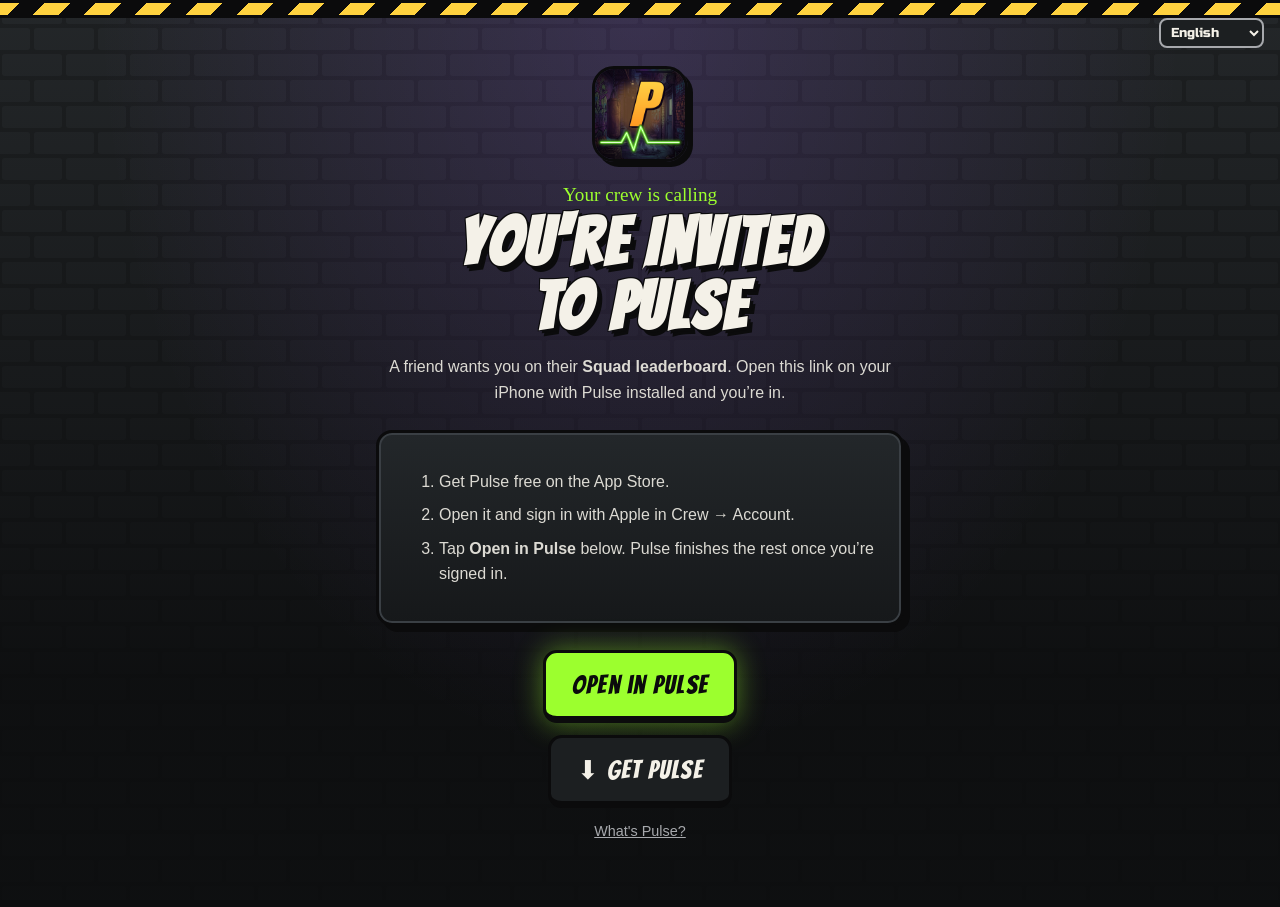
<file: invite.html>
<!doctype html>
<html lang="en">
<head>
<meta charset="utf-8">
<meta name="viewport" content="width=device-width, initial-scale=1">
<title data-i18n="inv.title">You're Invited to Pulse</title>
<meta name="description" data-i18n-content="inv.desc2" content="A friend invited you to Pulse, the AI fitness app with a nostalgic 80s vibe. Join their squad and log together.">
<meta property="og:title" content="You're invited to Pulse">
<meta property="og:description" content="Join your friend on Pulse and log together.">
<meta property="og:image" content="https://pulseretro.fit/img/icon.png">
<meta name="apple-itunes-app" content="app-id=6824666479">
<meta name="theme-color" content="#0b0c0d">
<link rel="icon" href="img/icon.png">
<link rel="apple-touch-icon" href="apple-touch-icon.png">
<link href="https://fonts.googleapis.com/css2?family=Bangers&family=Permanent+Marker&family=Russo+One&display=swap" rel="stylesheet">
<link rel="stylesheet" href="style.css?v=7">
<style>
  .invite { max-width: 560px; margin: 0 auto; padding: 48px 16px 64px; text-align: center; }
  .invite img.logo { width: 96px; height: 96px; border-radius: 22px; border: 3px solid var(--ink); box-shadow: 5px 5px 0 var(--ink); margin: 0 auto 18px; }
  .invite h1 { font-family: var(--comic); font-size: clamp(2.8rem, 11vw, 4.2rem); letter-spacing: 0.04em; margin: 0; line-height: 0.95; }
  .code { display: inline-block; font-family: var(--block); font-size: 2rem; letter-spacing: 0.2em; color: var(--ink); background: var(--yellow); border: 3px solid var(--ink); border-radius: 12px; padding: 8px 18px 6px 24px; box-shadow: 5px 5px 0 var(--ink); margin: 18px 0 6px; cursor: pointer; }
  .steps { text-align: left; margin: 24px 0; }
  .steps li { margin: 8px 0; color: #dcdad3; }
  .stack { display: grid; gap: 12px; justify-items: center; }
  .lang-bar { position: absolute; top: 18px; right: 16px; }
</style>
<script src="analytics.js" defer></script></head>
<body>
<div class="hazard"></div>
<div class="lang-bar"><select class="lang" aria-label="Language"></select></div>
<div class="invite">
  <img class="logo" src="img/icon.png" alt="Pulse">
  <span class="tag" style="color:var(--lime);font-size:1.2rem" data-i18n="inv.tag">Your crew is calling</span>
  <h1 class="outline" data-i18n-html="inv.h1">YOU'RE INVITED<br>TO PULSE</h1>
  <p style="color:#dcdad3" data-i18n-html="inv.pSquad">A friend wants you on their <strong>Squad leaderboard</strong>. Open this link on your iPhone with Pulse installed and you’re in.</p>
  <div id="code-wrap" hidden>
    <button class="code" id="code" title="Tap to copy" data-i18n-title="inv.copyTitle"></button>
    <p class="dim" id="copied" data-i18n="inv.tap">Tap the code to copy it</p>
  </div>
  <div class="panel steps">
    <ol>
      <li data-i18n="inv.s1b">Get Pulse free on the App Store.</li>
      <li data-i18n="inv.s2">Open it and sign in with Apple in Crew → Account.</li>
      <li data-i18n-html="inv.s3Squad">Tap <strong>Open in Pulse</strong> below. Pulse finishes the rest once you’re signed in.</li>
    </ol>
  </div>
  <div class="stack">
    <a class="btn" id="open" href="pulse://" data-i18n="inv.open">Open in Pulse</a>
    <a class="btn ghost" href="https://apps.apple.com/app/id6824666479" data-i18n="inv.get">⬇ Get Pulse</a>
    <a href="./" class="dim" data-i18n="inv.what">What's Pulse?</a>
  </div>
</div>
<script>
  // invite.html?f=CODE (friend), ?c=CODE (crew) or ?r=CODE (an older referral link, now a Squad invite). With Pulse installed, iOS opens
  // the app straight from the link (universal link); otherwise this page shows the code and an Open
  // button that hands it to the app through pulse://add/CODE, pulse://join/CODE or pulse://r/CODE.
  (function () {
    var q = new URLSearchParams(location.search);
    var route = q.get('f') ? 'add' : q.get('c') ? 'join' : 'r';
    var raw = q.get('f') || q.get('c') || q.get('r') || '';
    var code = raw.toUpperCase().replace(/[^A-Z0-9]/g, '').slice(0, 16);
    if (!code) return;
    if (route === 'join') {
      // A crew invite: swap in the crew wording before translations apply.
      var lead = document.querySelector('[data-i18n-html="inv.pSquad"]');
      lead.setAttribute('data-i18n-html', 'inv.pCrew');
      lead.innerHTML = 'Your crew wants you in. Open this link on your iPhone with Pulse installed and you <strong>join the crew automatically</strong>.';
    }
    document.getElementById('code-wrap').hidden = false;
    var el = document.getElementById('code');
    el.textContent = code;
    el.addEventListener('click', function () {
      if (navigator.clipboard) navigator.clipboard.writeText(code).then(function () {
        document.getElementById('copied').textContent = window.pulseI18n ? pulseI18n.t('inv.copied', 'Copied!') : 'Copied!';
      }).catch(function () {});
    });
    document.getElementById('open').href = 'pulse://' + route + '/' + encodeURIComponent(code);
  })();
</script>
<script src="i18n.js?v=7"></script>
</body>
</html>
</file>
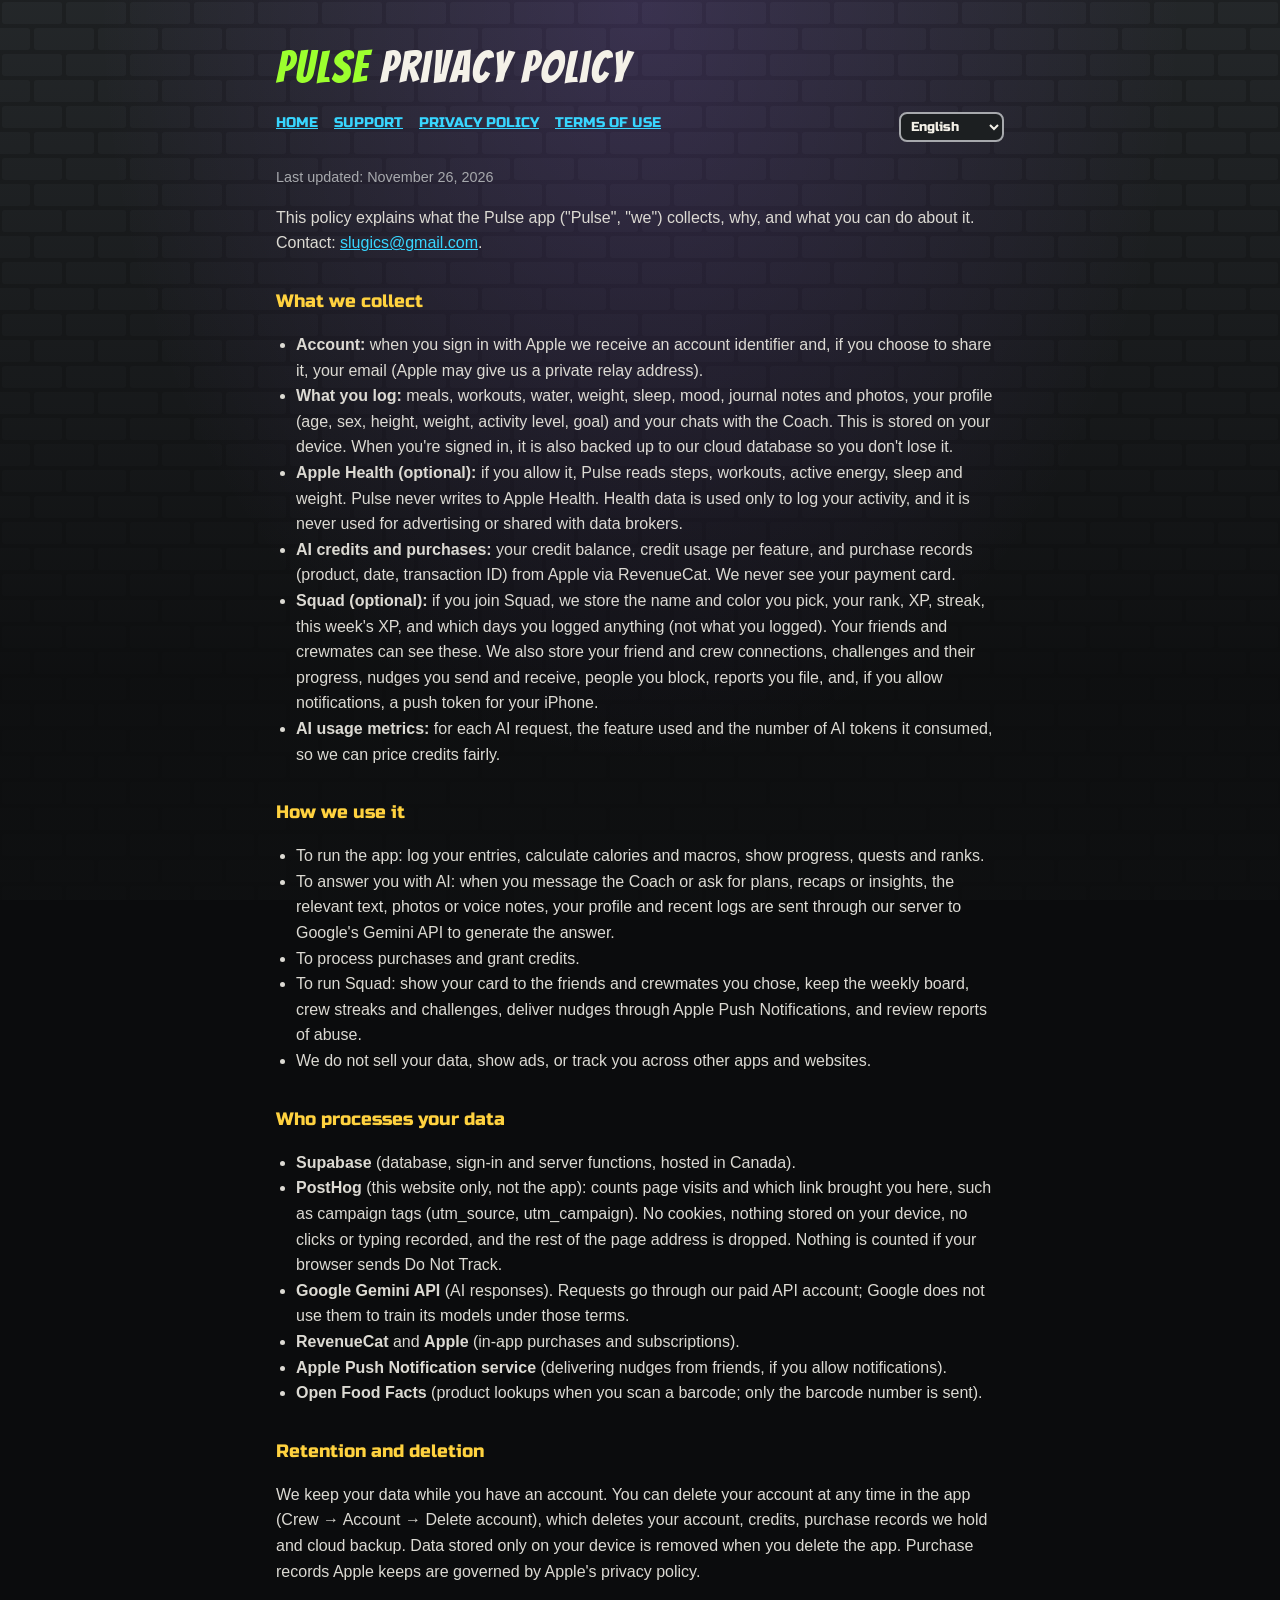
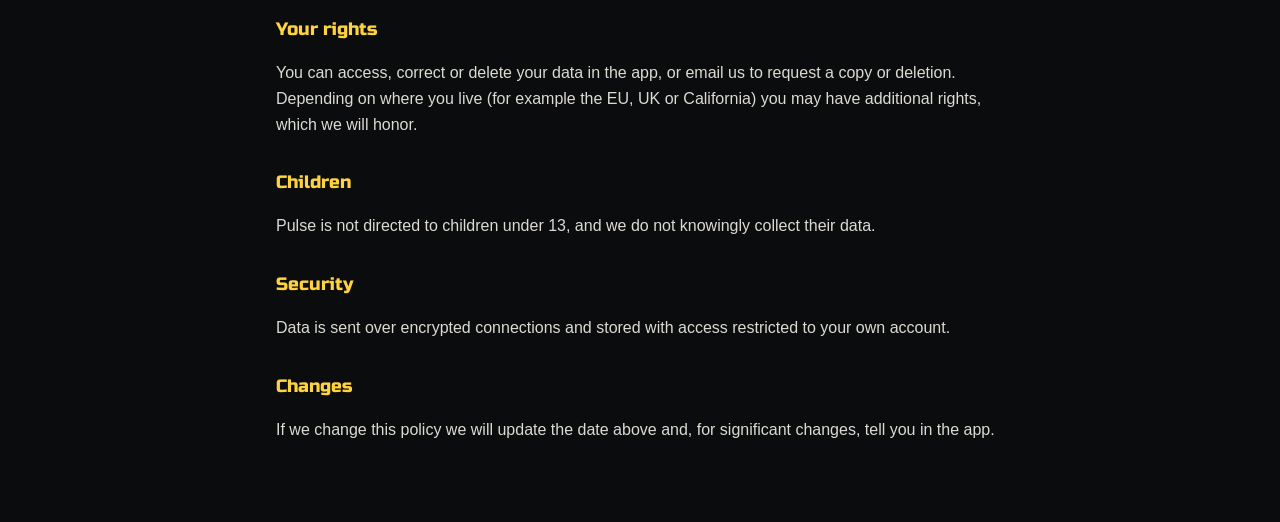
<file: privacy.html>
<!doctype html><html lang="en"><head><meta charset="utf-8"><meta name="viewport" content="width=device-width, initial-scale=1"><title data-i18n="priv.title">Pulse Privacy Policy</title><link rel="icon" href="img/icon.png"><link href="https://fonts.googleapis.com/css2?family=Bangers&family=Permanent+Marker&family=Russo+One&display=swap" rel="stylesheet"><link rel="stylesheet" href="style.css?v=7"><script src="analytics.js" defer></script></head><body><main>
<h1 data-i18n-html="priv.h1"><span>PULSE</span> Privacy Policy</h1><nav><a href="./" data-i18n="nav.home">Home</a><a href="./#support" data-i18n="nav.support">Support</a><a href="privacy.html" data-i18n="footer.privacy">Privacy Policy</a><a href="terms.html" data-i18n="footer.terms">Terms of Use</a><select class="lang" aria-label="Language"></select></nav>
<div data-i18n-html="priv.body">
<p class="dim">Last updated: November 26, 2026</p>
<p>This policy explains what the Pulse app ("Pulse", "we") collects, why, and what you can do about it. Contact: <a href="mailto:slugics@gmail.com">slugics@gmail.com</a>.</p>

<h2>What we collect</h2>
<ul>
<li><strong>Account:</strong> when you sign in with Apple we receive an account identifier and, if you choose to share it, your email (Apple may give us a private relay address).</li>
<li><strong>What you log:</strong> meals, workouts, water, weight, sleep, mood, journal notes and photos, your profile (age, sex, height, weight, activity level, goal) and your chats with the Coach. This is stored on your device. When you're signed in, it is also backed up to our cloud database so you don't lose it.</li>
<li><strong>Apple Health (optional):</strong> if you allow it, Pulse reads steps, workouts, active energy, sleep and weight. Pulse never writes to Apple Health. Health data is used only to log your activity, and it is never used for advertising or shared with data brokers.</li>
<li><strong>AI credits and purchases:</strong> your credit balance, credit usage per feature, and purchase records (product, date, transaction ID) from Apple via RevenueCat. We never see your payment card.</li>
<li><strong>Squad (optional):</strong> if you join Squad, we store the name and color you pick, your rank, XP, streak, this week's XP, and which days you logged anything (not what you logged). Your friends and crewmates can see these. We also store your friend and crew connections, challenges and their progress, nudges you send and receive, people you block, reports you file, and, if you allow notifications, a push token for your iPhone.</li>
<li><strong>AI usage metrics:</strong> for each AI request, the feature used and the number of AI tokens it consumed, so we can price credits fairly.</li>
</ul>

<h2>How we use it</h2>
<ul>
<li>To run the app: log your entries, calculate calories and macros, show progress, quests and ranks.</li>
<li>To answer you with AI: when you message the Coach or ask for plans, recaps or insights, the relevant text, photos or voice notes, your profile and recent logs are sent through our server to Google's Gemini API to generate the answer.</li>
<li>To process purchases and grant credits.</li>
<li>To run Squad: show your card to the friends and crewmates you chose, keep the weekly board, crew streaks and challenges, deliver nudges through Apple Push Notifications, and review reports of abuse.</li>
<li>We do not sell your data, show ads, or track you across other apps and websites.</li>
</ul>

<h2>Who processes your data</h2>
<ul>
<li><strong>Supabase</strong> (database, sign-in and server functions, hosted in Canada).</li>
<li><strong>PostHog</strong> (this website only, not the app): counts page visits and which link brought you here, such as campaign tags (utm_source, utm_campaign). No cookies, nothing stored on your device, no clicks or typing recorded, and the rest of the page address is dropped. Nothing is counted if your browser sends Do Not Track.</li>
<li><strong>Google Gemini API</strong> (AI responses). Requests go through our paid API account; Google does not use them to train its models under those terms.</li>
<li><strong>RevenueCat</strong> and <strong>Apple</strong> (in-app purchases and subscriptions).</li>
<li><strong>Apple Push Notification service</strong> (delivering nudges from friends, if you allow notifications).</li>
<li><strong>Open Food Facts</strong> (product lookups when you scan a barcode; only the barcode number is sent).</li>
</ul>

<h2>Retention and deletion</h2>
<p>We keep your data while you have an account. You can delete your account at any time in the app (Crew → Account → Delete account), which deletes your account, credits, purchase records we hold and cloud backup. Data stored only on your device is removed when you delete the app. Purchase records Apple keeps are governed by Apple's privacy policy.</p>

<h2>Your rights</h2>
<p>You can access, correct or delete your data in the app, or email us to request a copy or deletion. Depending on where you live (for example the EU, UK or California) you may have additional rights, which we will honor.</p>

<h2>Children</h2>
<p>Pulse is not directed to children under 13, and we do not knowingly collect their data.</p>

<h2>Security</h2>
<p>Data is sent over encrypted connections and stored with access restricted to your own account.</p>

<h2>Changes</h2>
<p>If we change this policy we will update the date above and, for significant changes, tell you in the app.</p>
</div>
</main><script src="i18n-legal.js?v=8"></script><script src="i18n.js?v=7"></script></body></html>
</file>
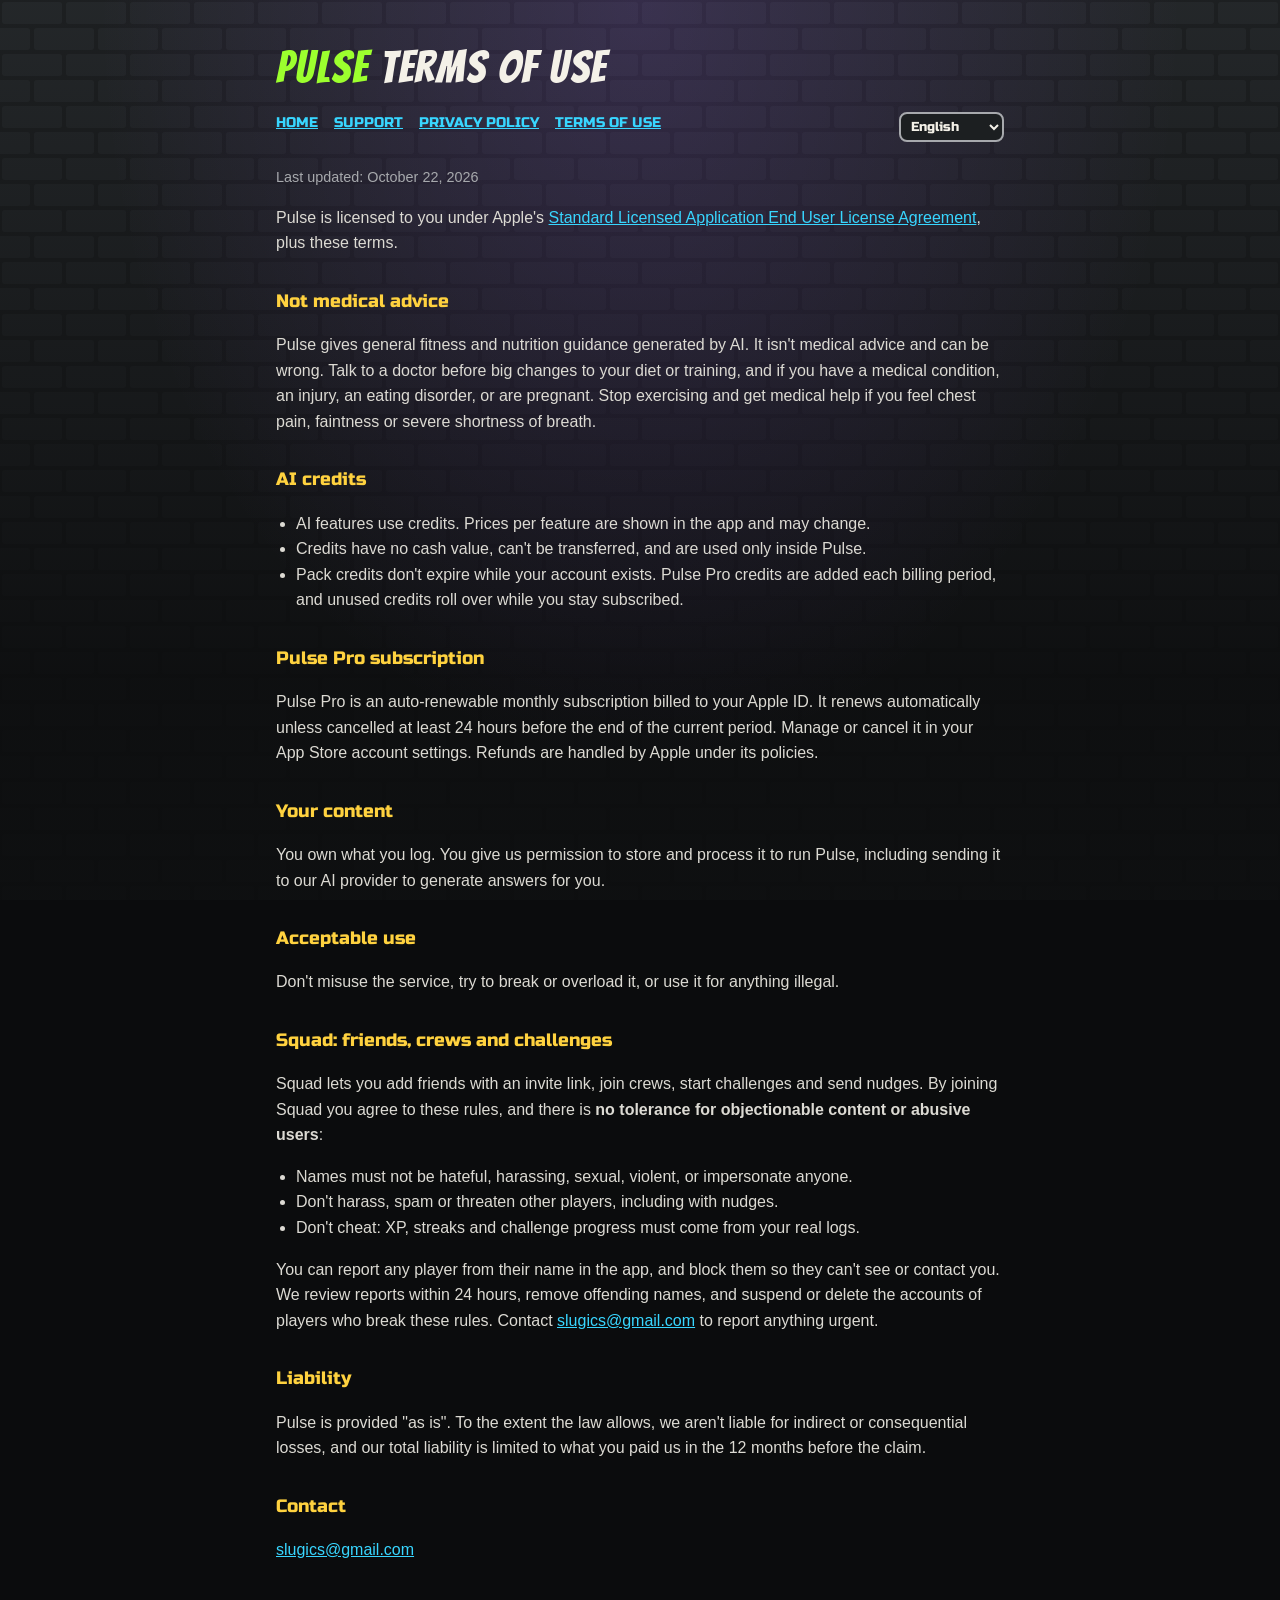
<file: terms.html>
<!doctype html><html lang="en"><head><meta charset="utf-8"><meta name="viewport" content="width=device-width, initial-scale=1"><title data-i18n="terms.title">Pulse Terms of Use</title><link rel="icon" href="img/icon.png"><link href="https://fonts.googleapis.com/css2?family=Bangers&family=Permanent+Marker&family=Russo+One&display=swap" rel="stylesheet"><link rel="stylesheet" href="style.css?v=7"><script src="analytics.js" defer></script></head><body><main>
<h1 data-i18n-html="terms.h1"><span>PULSE</span> Terms of Use</h1><nav><a href="./" data-i18n="nav.home">Home</a><a href="./#support" data-i18n="nav.support">Support</a><a href="privacy.html" data-i18n="footer.privacy">Privacy Policy</a><a href="terms.html" data-i18n="footer.terms">Terms of Use</a><select class="lang" aria-label="Language"></select></nav>
<div data-i18n-html="terms.body">
<p class="dim">Last updated: October 22, 2026</p>
<p>Pulse is licensed to you under Apple's <a href="https://www.apple.com/legal/internet-services/itunes/dev/stdeula/">Standard Licensed Application End User License Agreement</a>, plus these terms.</p>

<h2>Not medical advice</h2>
<p>Pulse gives general fitness and nutrition guidance generated by AI. It isn't medical advice and can be wrong. Talk to a doctor before big changes to your diet or training, and if you have a medical condition, an injury, an eating disorder, or are pregnant. Stop exercising and get medical help if you feel chest pain, faintness or severe shortness of breath.</p>

<h2>AI credits</h2>
<ul>
<li>AI features use credits. Prices per feature are shown in the app and may change.</li>
<li>Credits have no cash value, can't be transferred, and are used only inside Pulse.</li>
<li>Pack credits don't expire while your account exists. Pulse Pro credits are added each billing period, and unused credits roll over while you stay subscribed.</li>
</ul>

<h2>Pulse Pro subscription</h2>
<p>Pulse Pro is an auto-renewable monthly subscription billed to your Apple ID. It renews automatically unless cancelled at least 24 hours before the end of the current period. Manage or cancel it in your App Store account settings. Refunds are handled by Apple under its policies.</p>

<h2>Your content</h2>
<p>You own what you log. You give us permission to store and process it to run Pulse, including sending it to our AI provider to generate answers for you.</p>

<h2>Acceptable use</h2>
<p>Don't misuse the service, try to break or overload it, or use it for anything illegal.</p>

<h2>Squad: friends, crews and challenges</h2>
<p>Squad lets you add friends with an invite link, join crews, start challenges and send nudges. By joining Squad you agree to these rules, and there is <strong>no tolerance for objectionable content or abusive users</strong>:</p>
<ul>
<li>Names must not be hateful, harassing, sexual, violent, or impersonate anyone.</li>
<li>Don't harass, spam or threaten other players, including with nudges.</li>
<li>Don't cheat: XP, streaks and challenge progress must come from your real logs.</li>
</ul>
<p>You can report any player from their name in the app, and block them so they can't see or contact you. We review reports within 24 hours, remove offending names, and suspend or delete the accounts of players who break these rules. Contact <a href="mailto:slugics@gmail.com">slugics@gmail.com</a> to report anything urgent.</p>

<h2>Liability</h2>
<p>Pulse is provided "as is". To the extent the law allows, we aren't liable for indirect or consequential losses, and our total liability is limited to what you paid us in the 12 months before the claim.</p>

<h2>Contact</h2>
<p><a href="mailto:slugics@gmail.com">slugics@gmail.com</a></p>
</div>
</main><script src="i18n-legal.js?v=8"></script><script src="i18n.js?v=7"></script></body></html>
</file>
<file: style.css>
/* Pulse site: 80s subway graffiti. Brick wall, ink outlines, neon, hazard tape. */
:root {
  --bg: #0b0c0d;
  --wall: #1a1c1e;
  --ink: #0b0b0c;
  --card: #1c1f21;
  --text: #f4f1e8;
  --dim: #a7a9ad;
  --lime: #9cff2e;
  --cyan: #38d6ff;
  --pink: #ff4fa0;
  --yellow: #ffd23f;
  --orange: #ff7a1a;
  --violet: #a267ff;
  --red: #ff4141;
  --comic: 'Bangers', Impact, sans-serif;
  --tag: 'Permanent Marker', cursive;
  --block: 'Russo One', system-ui, sans-serif;
}
* { box-sizing: border-box; }
html { scroll-behavior: smooth; }
html { background: var(--bg); }
body {
  margin: 0;
  color: var(--text);
  font: 16px/1.6 -apple-system, BlinkMacSystemFont, 'Segoe UI', Roboto, sans-serif;
}
body::before {
  /* Brick wall (offset rows) fading into the dark. */
  content: '';
  position: fixed;
  inset: 0;
  z-index: -1;
  background:
    radial-gradient(ellipse at 50% 0%, rgba(162, 103, 255, 0.18), transparent 60%),
    linear-gradient(180deg, rgba(11, 12, 13, 0.25), rgba(11, 12, 13, 0.9) 75%),
    url("data:image/svg+xml,%3Csvg xmlns='http://www.w3.org/2000/svg' width='64' height='52'%3E%3Crect width='64' height='52' fill='%23232628'/%3E%3Cg fill='%232c3033'%3E%3Crect x='2' y='2' width='60' height='22' rx='3'/%3E%3Crect x='-30' y='28' width='60' height='22' rx='3'/%3E%3Crect x='34' y='28' width='60' height='22' rx='3'/%3E%3C/g%3E%3C/svg%3E");
}
a { color: var(--cyan); }
img { max-width: 100%; height: auto; display: block; }

/* ---------- shared bits ---------- */
.wrap { width: 100%; max-width: 1080px; margin: 0 auto; padding: 0 16px; }
.hazard { height: 18px; background: repeating-linear-gradient(-45deg, var(--yellow) 0 18px, var(--ink) 18px 36px); border-block: 3px solid var(--ink); }
.comic { font-family: var(--comic); letter-spacing: 0.04em; font-weight: 400; line-height: 0.95; }
.tag { font-family: var(--tag); }
.block { font-family: var(--block); }
.outline { color: var(--text); text-shadow: 3px 3px 0 var(--ink), -1px -1px 0 var(--ink), 1px -1px 0 var(--ink), -1px 1px 0 var(--ink), 5px 6px 0 var(--ink); }
.btn {
  display: inline-flex; align-items: center; gap: 10px;
  font-family: var(--comic); font-size: 1.6rem; letter-spacing: 0.05em; text-decoration: none;
  color: var(--ink); background: var(--lime);
  padding: 12px 26px 10px; border: 3px solid var(--ink); border-bottom-width: 7px; border-radius: 14px;
  box-shadow: 0 0 28px rgba(156, 255, 46, 0.45);
  transition: transform 0.08s ease, border-bottom-width 0.08s ease;
}
.btn:hover { transform: translateY(-2px); }
.btn:active { transform: translateY(3px); border-bottom-width: 4px; }
.btn.alt { background: var(--cyan); box-shadow: 0 0 28px rgba(56, 214, 255, 0.35); }
.btn.ghost { background: var(--card); color: var(--text); box-shadow: none; }
.btn small { font-family: var(--block); font-size: 0.75rem; letter-spacing: 0; }
.sticker {
  display: inline-block; font-family: var(--comic); font-size: 1.1rem; letter-spacing: 0.06em;
  color: var(--ink); background: var(--yellow); padding: 4px 12px 2px;
  border: 3px solid var(--ink); border-radius: 8px; transform: rotate(-4deg); box-shadow: 4px 4px 0 var(--ink);
}
.panel {
  background: linear-gradient(180deg, #23272a, #16181a);
  border: 3px solid var(--ink); border-radius: 16px;
  box-shadow: 0 0 0 2px #3a3f44 inset, 6px 6px 0 var(--ink);
  padding: 20px;
}

/* ---------- header ---------- */
.top { position: sticky; top: 0; z-index: 10; background: rgba(11, 12, 13, 0.88); backdrop-filter: blur(8px); border-bottom: 3px solid var(--ink); }
.top .wrap { display: flex; align-items: center; justify-content: space-between; gap: 12px; height: 60px; }
.brand { display: flex; align-items: center; gap: 10px; text-decoration: none; color: var(--text); }
.brand img { width: 36px; height: 36px; border-radius: 9px; border: 2px solid var(--ink); }
.brand span { font-family: var(--comic); font-size: 1.8rem; letter-spacing: 0.06em; }
.top nav { display: flex; gap: 18px; align-items: center; }
.top nav a { font-family: var(--block); font-size: 0.85rem; color: var(--dim); text-decoration: none; text-transform: uppercase; }
.top nav a:hover { color: var(--lime); }
.top nav .btn { font-size: 1.1rem; padding: 6px 14px 4px; border-bottom-width: 5px; color: var(--ink); }
@media (max-width: 720px) { .top nav a:not(.btn) { display: none; } }

/* ---------- hero ---------- */
.hero { position: relative; padding: 56px 0 40px; overflow: hidden; isolation: isolate; }
.hero-bg {
  /* One of the app's walls, dimmed so the headline stays readable. */
  position: absolute; inset: 0; z-index: -1;
  background: linear-gradient(90deg, rgba(11, 12, 13, 0.94) 0%, rgba(11, 12, 13, 0.7) 45%, rgba(11, 12, 13, 0.3) 100%),
    linear-gradient(180deg, rgba(11, 12, 13, 0) 60%, var(--bg) 100%),
    url('img/hero-bg.jpg') center 35% / cover no-repeat;
}
@media (max-width: 860px) { .hero-bg { background: linear-gradient(180deg, rgba(11, 12, 13, 0.9), rgba(11, 12, 13, 0.7) 50%, var(--bg)), url('img/hero-bg.jpg') center top / cover no-repeat; } }
.hero .wrap { display: grid; grid-template-columns: 1.15fr 0.85fr; gap: 32px; align-items: center; }
.hero .kicker { font-family: var(--tag); color: var(--lime); font-size: 1.3rem; transform: rotate(-2deg); display: inline-block; }
.hero h1 { font-family: var(--comic); font-size: clamp(3.4rem, 9vw, 6.6rem); margin: 8px 0 12px; letter-spacing: 0.03em; line-height: 0.9; }
.hero h1 .drip { color: var(--yellow); position: relative; }
.hero p.lead { font-size: 1.15rem; color: #d8d6cf; max-width: 34em; }
.hero .ctas { display: flex; gap: 14px; flex-wrap: wrap; margin-top: 24px; }
.hero .note { font-size: 0.85rem; color: var(--dim); margin-top: 12px; }
.phone {
  position: relative; width: min(300px, 80vw); margin: 0 auto;
  border: 4px solid var(--ink); border-radius: 40px; padding: 8px; background: linear-gradient(135deg, #c9cdd0, #33383b);
  box-shadow: 0 0 60px rgba(156, 255, 46, 0.25), 10px 12px 0 var(--ink); transform: rotate(3deg);
}
.phone img { border-radius: 32px; border: 2px solid var(--ink); }
.phone .sticker { position: absolute; top: 40px; left: -34px; }
.phone .sticker.b { top: auto; bottom: 70px; left: auto; right: -30px; background: var(--pink); transform: rotate(6deg); }
.pulse-line { width: 100%; height: 60px; margin-top: 8px; }
@media (max-width: 860px) { .hero .wrap { grid-template-columns: 1fr; } .phone { margin-top: 24px; } }

/* ---------- sections ---------- */
section { padding: 56px 0; }
.section-title { font-family: var(--comic); font-size: clamp(2.4rem, 6vw, 3.6rem); margin: 0 0 6px; letter-spacing: 0.04em; }
.section-sub { color: var(--dim); margin: 0 0 28px; max-width: 40em; }
.features { display: grid; grid-template-columns: repeat(3, 1fr); gap: 18px; }
.feature { position: relative; }
.feature .icon { font-size: 2rem; width: 58px; height: 58px; display: grid; place-items: center; border: 3px solid var(--ink); border-radius: 14px; margin-bottom: 12px; box-shadow: 3px 3px 0 var(--ink); }
.feature h3 { font-family: var(--comic); font-size: 1.7rem; letter-spacing: 0.04em; margin: 0 0 6px; }
.feature p { margin: 0; color: #cfcdc6; font-size: 0.97rem; }
@media (max-width: 860px) { .features { grid-template-columns: 1fr 1fr; } }
@media (max-width: 560px) { .features { grid-template-columns: 1fr; } }

.shots { position: relative; }
.shots .viewport { overflow: hidden; padding: 12px 0 8px; touch-action: pan-y; }
.shots .track { position: relative; height: 600px; }
.shots figure {
  position: absolute; top: 0; left: 50%; width: 240px; margin: 0 0 0 -120px; cursor: pointer;
  transition: transform 0.6s cubic-bezier(0.22, 1, 0.36, 1), opacity 0.6s ease;
}
.shots figure.on { cursor: default; z-index: 1; }
.shots figure.jump { transition: none; }
.shots img { border: 3px solid var(--ink); border-radius: 22px; box-shadow: 6px 6px 0 var(--ink); }
.shots figure.on img { box-shadow: 6px 6px 0 var(--ink), 0 0 40px rgba(156, 255, 46, 0.35); }
.shots .arrow {
  position: absolute; top: 42%; z-index: 2; width: 54px; height: 54px; border-radius: 50%;
  display: grid; place-items: center; cursor: pointer;
  font-family: var(--comic); font-size: 2rem; line-height: 1; color: var(--ink); background: var(--lime);
  border: 3px solid var(--ink); border-bottom-width: 6px; box-shadow: 0 0 22px rgba(156, 255, 46, 0.4);
}
.shots .arrow:active { border-bottom-width: 3px; transform: translateY(2px); }
.shots .arrow.prev { left: 0; }
.shots .arrow.next { right: 0; }
.shots .dots { display: flex; justify-content: center; gap: 10px; margin-top: 14px; }
.shots .dots button { width: 12px; height: 12px; padding: 0; border-radius: 50%; border: 2px solid var(--ink); background: #3a3f44; cursor: pointer; }
.shots .dots button[aria-current='true'] { background: var(--yellow); width: 30px; border-radius: 6px; }
@media (max-width: 560px) { .shots figure { width: 200px; margin-left: -100px; } .shots .arrow { width: 44px; height: 44px; font-size: 1.6rem; } }
@media (prefers-reduced-motion: reduce) { .shots .track, .shots figure { transition: none; } }
.shots figcaption { font-family: var(--comic); font-size: 1.3rem; letter-spacing: 0.05em; margin-top: 10px; text-align: center; }

/* Coaches: trading-card style, three across. */
.coaches { display: grid; grid-template-columns: repeat(3, 1fr); gap: 22px; }
.coach-card {
  display: flex; flex-direction: column; background: linear-gradient(180deg, #23272a, #16181a);
  border: 3px solid var(--ink); border-radius: 18px; overflow: hidden; box-shadow: 0 0 0 2px #3a3f44 inset, 6px 6px 0 var(--ink);
}
.coach-art { position: relative; border-bottom: 3px solid var(--ink); }
.coach-art img { width: 100%; aspect-ratio: 4 / 5; object-fit: cover; object-position: center 20%; }
.coach-art::after { content: ''; position: absolute; inset: 55% 0 0; background: linear-gradient(180deg, transparent, rgba(11, 12, 13, 0.92)); }
.coach-art h3 {
  position: absolute; left: 14px; bottom: 10px; z-index: 1; margin: 0;
  font-family: var(--comic); font-weight: 400; font-size: 2.3rem; letter-spacing: 0.05em; line-height: 1;
  color: var(--text); text-shadow: 3px 3px 0 var(--ink), -1px -1px 0 var(--ink), 1px -1px 0 var(--ink), -1px 1px 0 var(--ink);
}
.coach-no, .wall-no {
  position: absolute; top: 10px; left: 10px; z-index: 1; font-family: var(--block); font-size: 0.75rem;
  color: var(--ink); background: var(--yellow); border: 2px solid var(--ink); border-radius: 6px; padding: 1px 7px; box-shadow: 2px 2px 0 var(--ink);
}
.coach-body { padding: 14px 16px 18px; display: grid; gap: 8px; }
.coach-body p { margin: 0; }
.coach-from { font-family: var(--tag); color: var(--yellow); font-size: 1.05rem; line-height: 1.3; }
.coach-tag { font-family: var(--block); color: var(--lime); font-size: 0.85rem; text-transform: uppercase; letter-spacing: 0.02em; line-height: 1.35; }
.coach-bio { color: #cfcdc6; font-size: 0.95rem; line-height: 1.55; }
@media (max-width: 860px) { .coaches { grid-template-columns: repeat(2, 1fr); } }
@media (max-width: 560px) { .coaches { grid-template-columns: 1fr; } .coach-art img { aspect-ratio: 1; } }

/* Walls: a numbered gallery, grouped by how each one unlocks. */
.wall-group { font-family: var(--tag); font-weight: 400; color: var(--lime); font-size: 1.5rem; margin: 30px 0 14px; transform: rotate(-1deg); }
.wall-group:first-of-type { margin-top: 8px; }
.walls { display: grid; grid-template-columns: repeat(5, 1fr); gap: 18px; }
.wall-card {
  display: flex; flex-direction: column; background: var(--card); border: 3px solid var(--ink); border-radius: 14px;
  overflow: hidden; box-shadow: 5px 5px 0 var(--ink);
}
.wall-art { position: relative; border-bottom: 3px solid var(--ink); }
.wall-art img { width: 100%; aspect-ratio: 3 / 4; object-fit: cover; object-position: center 40%; }
.wall-unlock {
  position: absolute; right: 8px; bottom: 8px; font-family: var(--block); font-size: 0.66rem; letter-spacing: 0.03em;
  color: var(--ink); background: var(--lime); border: 2px solid var(--ink); border-radius: 6px; padding: 1px 6px;
}
.wall-unlock.streak { background: var(--orange); }
.wall-unlock.days { background: var(--cyan); }
.wall-unlock.chest { background: var(--pink); }
.wall-card h4 { font-family: var(--comic); font-weight: 400; font-size: 1.35rem; letter-spacing: 0.05em; line-height: 1.05; margin: 10px 12px 4px; }
.wall-card p { margin: 0 12px 14px; color: var(--dim); font-size: 0.84rem; line-height: 1.5; }
@media (max-width: 960px) { .walls { grid-template-columns: repeat(4, 1fr); } }
@media (max-width: 760px) { .walls { grid-template-columns: repeat(3, 1fr); } }
@media (max-width: 520px) { .walls { grid-template-columns: repeat(2, 1fr); gap: 12px; } .wall-card h4 { font-size: 1.15rem; } }

.crew { display: grid; grid-template-columns: repeat(8, 1fr); gap: 12px; }
.crew figure { margin: 0; text-align: center; }
.crew .ring { aspect-ratio: 1; border-radius: 50%; padding: 6px; background: linear-gradient(135deg, #c9cdd0, #6a7074 50%, #33383b); box-shadow: 4px 5px 0 var(--ink); }
.crew .ring img { width: 100%; height: 100%; border-radius: 50%; border: 2px solid var(--ink); }
.crew figcaption { font-family: var(--block); font-size: 0.75rem; color: var(--dim); margin-top: 8px; text-transform: uppercase; }
@media (max-width: 860px) { .crew { grid-template-columns: repeat(6, 1fr); } }
@media (max-width: 560px) { .crew { grid-template-columns: repeat(4, 1fr); gap: 10px; } }
.icons { display: grid; grid-template-columns: repeat(6, 1fr); gap: 16px; margin-top: 32px; max-width: 720px; }
.icons figure { margin: 0; text-align: center; }
.icons img { width: 100%; aspect-ratio: 1; border-radius: 22%; border: 3px solid var(--ink); box-shadow: 4px 4px 0 var(--ink); }
.icons figcaption { font-family: var(--block); font-size: 0.72rem; color: var(--dim); margin-top: 8px; text-transform: uppercase; }
@media (max-width: 560px) { .icons { grid-template-columns: repeat(3, 1fr); } }

/* ---------- install ---------- */
.install { display: grid; grid-template-columns: 1.2fr 0.8fr; gap: 18px; align-items: start; }
.install ol { margin: 12px 0 18px; padding-left: 22px; }
.install li { margin: 6px 0; }
.install .badge { font-family: var(--block); font-size: 0.72rem; text-transform: uppercase; color: var(--ink); background: var(--lime); padding: 2px 8px; border-radius: 6px; border: 2px solid var(--ink); }
.install .badge.soon { background: var(--yellow); }
.install .badge.adv { background: var(--violet); }
.install h3 { font-family: var(--comic); font-size: 2rem; letter-spacing: 0.04em; margin: 10px 0 4px; }
.install .side { display: grid; gap: 18px; }
.install.solo { grid-template-columns: minmax(0, 640px); }
@media (max-width: 860px) { .install { grid-template-columns: 1fr; } }

/* ---------- faq ---------- */
.faq details { border-bottom: 2px solid #2a2e31; padding: 14px 0; }
.faq summary { cursor: pointer; font-family: var(--block); font-size: 1rem; list-style: none; }
.faq summary::before { content: '+'; display: inline-block; width: 1.4em; color: var(--lime); font-family: var(--comic); font-size: 1.3rem; }
.faq details[open] summary::before { content: '–'; }
.faq p { margin: 8px 0 0 1.6em; color: #cfcdc6; }

footer { padding: 32px 0 48px; color: var(--dim); font-size: 0.9rem; }
footer .wrap { display: flex; gap: 16px; justify-content: space-between; flex-wrap: wrap; }
footer a { color: var(--dim); }

/* ---------- legal pages (privacy, terms) ---------- */
main { max-width: 760px; margin: 0 auto; padding: 32px 16px 64px; }
main h1 { font-family: var(--comic); font-size: 2.8rem; letter-spacing: 0.04em; margin: 0 0 4px; font-weight: 400; }
main h1 span { color: var(--lime); }
main h2 { font-family: var(--block); font-size: 1.1rem; margin: 32px 0 8px; font-weight: 400; color: var(--yellow); }
main p, main li { color: #dcdad3; }
main nav { display: flex; gap: 16px; margin: 8px 0 24px; flex-wrap: wrap; font-family: var(--block); font-size: 0.85rem; text-transform: uppercase; }
.dim { color: var(--dim); font-size: 0.9rem; }
.card { background: var(--card); border: 3px solid var(--ink); border-radius: 14px; box-shadow: 5px 5px 0 var(--ink); padding: 16px 20px; margin: 16px 0; }
ul { padding-left: 20px; }

@media (prefers-reduced-motion: reduce) { html { scroll-behavior: auto; } .btn { transition: none; } }

/* Language picker (i18n.js fills the options). Stays visible on phones, unlike the other nav links. */
select.lang { font-family: var(--block); font-size: 0.8rem; color: var(--text); background: var(--card); border: 2px solid var(--dim); border-radius: 8px; padding: 4px 6px; cursor: pointer; }
select.lang:hover, select.lang:focus { border-color: var(--lime); outline: none; }
main nav select.lang { margin-left: auto; }
</file>
